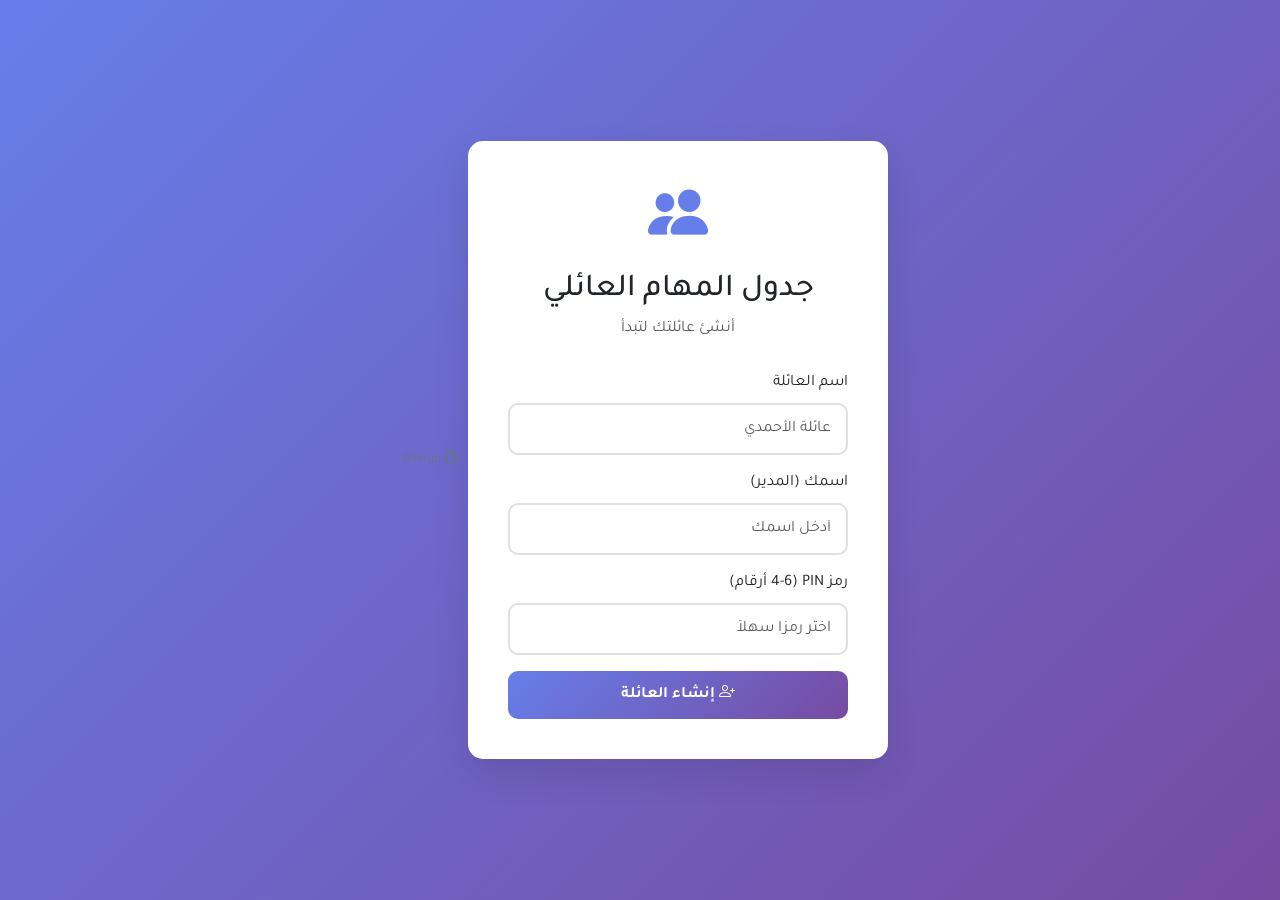
<file: index.html>
<!DOCTYPE html>
<html lang="ar" dir="rtl">
<head>
    <meta charset="UTF-8">
    <meta name="viewport" content="width=device-width, initial-scale=1.0">
    <title>جدول المهام العائلي</title>
    <link rel="manifest" href="manifest.json">
    <meta name="theme-color" content="#667eea">
    <meta name="mobile-web-app-capable" content="yes">
    <meta name="apple-mobile-web-app-capable" content="yes">
    <link rel="icon" href="data:image/svg+xml,<svg xmlns='http://www.w3.org/2000/svg' viewBox='0 0 100 100'><text y='.9em' font-size='90'>📅</text></svg>">
    <link href="app/libs/tajawal.css" rel="stylesheet">
    <link href="app/libs/bootstrap.min.css" rel="stylesheet">
    <link href="app/libs/bootstrap-icons.css" rel="stylesheet">
    <style>
        .page-footer { text-align: center; margin-top: 20px; }
        .page-footer a { color: #64748b; font-size: 0.85rem; text-decoration: none; margin: 0 10px; }
        .page-footer a:hover { color: #667eea; text-decoration: underline; }
        .page-footer .install-link { display: none; }
        body { background: linear-gradient(135deg, #667eea 0%, #764ba2 100%); min-height: 100vh; display: flex; align-items: center; justify-content: center; font-family: 'Tajawal', sans-serif; }
        .auth-container { background: white; border-radius: 15px; box-shadow: 0 15px 35px rgba(0,0,0,0.1); padding: 40px; max-width: 420px; width: 100%; font-family: 'Tajawal', sans-serif; }
        .auth-header { text-align: center; margin-bottom: 30px; }
        .auth-header i { font-size: 60px; color: #667eea; }
        .form-control { border-radius: 10px; border: 2px solid #e0e0e0; padding: 12px 15px; }
        .form-control:focus { border-color: #667eea; box-shadow: 0 0 0 0.2rem rgba(102,126,234,0.25); }
        .btn-auth { background: linear-gradient(135deg, #667eea 0%, #764ba2 100%); border: none; border-radius: 10px; padding: 12px; font-size: 16px; font-weight: bold; width: 100%; color: white; transition: transform 0.3s; font-family: 'Tajawal', sans-serif; }
        .btn-auth:hover { transform: translateY(-2px); color: white; }
        .btn-auth:disabled { opacity: 0.7; transform: none; }
        .form-section { display: none; }
        .form-section.active { display: block; }
        .error-msg { color: #dc3545; text-align: center; margin-top: 10px; display: none; }
        .family-code-box { background: #e8f4fd; border: 2px dashed #0d6efd; border-radius: 10px; padding: 15px; margin: 15px 0; text-align: center; display: none; }
        .family-code { font-size: 28px; font-weight: bold; font-family: monospace; color: #0d6efd; letter-spacing: 5px; direction: ltr; }
        .connection-status { text-align: center; padding: 20px 0; }
        .connection-status .spinner { width: 40px; height: 40px; border: 4px solid #e2e8f0; border-top-color: #667eea; border-radius: 50%; animation: spin 0.8s linear infinite; margin: 0 auto 15px; }
        @keyframes spin { to { transform: rotate(360deg); } }
        .connection-status .step-icon { font-size: 48px; margin-bottom: 15px; }
        .connection-status h5 { margin-bottom: 10px; color: #1e293b; }
        .connection-status p { color: #64748b; font-size: 0.9rem; }
        .connection-step { display: none; }
        .connection-step.active { display: block; }
    </style>
</head>
<body>
    <div class="auth-container">
        <div class="auth-header">
            <i class="bi bi-people-fill"></i>
            <h2 id="pageTitle">جدول المهام العائلي</h2>
            <p class="text-muted" id="pageSubtitle">أنشئ عائلتك لتبدأ</p>
        </div>

        <!-- CREATE FAMILY -->
        <div id="createSection" class="form-section active">
            <form id="createForm">
                <div class="mb-3">
                    <label class="form-label">اسم العائلة</label>
                    <input type="text" class="form-control" id="familyName" placeholder="عائلة الأحمدي" required>
                </div>
                <div class="mb-3">
                    <label class="form-label">اسمك (المدير)</label>
                    <input type="text" class="form-control" id="adminName" placeholder="أدخل اسمك" required>
                </div>
                <div class="mb-3">
                    <label class="form-label">رمز PIN (4-6 أرقام)</label>
                    <input type="password" class="form-control" id="adminPin" placeholder="اختر رمزاً سهلاً" required minlength="4" maxlength="6" inputmode="numeric" pattern="[0-9]*">
                </div>
                <button type="submit" class="btn btn-auth">
                    <i class="bi bi-person-plus"></i> إنشاء العائلة
                </button>
                <div class="error-msg" id="createError"></div>
            </form>

            <!-- Family Code Display -->
            <div class="family-code-box" id="familyCodeBox">
                <p><strong><i class="bi bi-key"></i> رمز عائلتك</strong></p>
                <p class="text-muted"><small>شارك هذا الرمز أو امسح QR من تطبيق العائلة</small></p>
                <div class="family-code" id="familyCodeDisplay"></div>
                <button class="btn btn-sm btn-outline-primary mt-2" onclick="copyFamilyCode()">
                    <i class="bi bi-clipboard"></i> نسخ الرمز
                </button>
                <p class="text-muted mt-3"><small>ادخل إلى التطبيق لتبدأ بإدارة المهام ومشاركة الأجهزة</small></p>
                <button class="btn btn-auth mt-2" onclick="goToApp()">
                    <i class="bi bi-arrow-left"></i> الدخول إلى التطبيق
                </button>
            </div>
        </div>

        <!-- CONNECTION (QR / Share Link) -->
        <div id="connectionSection" class="form-section">
            <div class="connection-status">
                <!-- Step 1: Connecting -->
                <div class="connection-step active" id="connStepConnecting">
                    <div class="step-icon">📱</div>
                    <h5>اتصال بالجهاز المصدر</h5>
                    <div class="spinner"></div>
                    <p>جاري الاتصال بالغرفة...</p>
                </div>

                <!-- Step 2: Device Name -->
                <div class="connection-step" id="connStepName">
                    <div class="step-icon">✅</div>
                    <h5>تم الاتصال بالغرفة</h5>
                    <p class="mb-3">أدخل اسم هذا الجهاز ليتعرف عليه مسؤول العائلة</p>
                    <div class="mb-3">
                        <input type="text" class="form-control" id="connectionDeviceName" placeholder="مثال: تابلت غرفة الجلوس" required>
                    </div>
                    <button class="btn btn-auth" onclick="sendConnectionRequest()" id="btnSendRequest">
                        <i class="bi bi-send"></i> إرسال طلب الانضمام
                    </button>
                    <div class="error-msg" id="connNameError"></div>
                    <div id="connRateLimitMsg" style="display:none;" class="mt-2">
                        <small class="text-muted"><i class="bi bi-clock"></i> يرجى الانتظار قبل المحاولة مرة أخرى</small>
                    </div>
                </div>

                <!-- Step 3: Waiting for Approval -->
                <div class="connection-step" id="connStepWaiting">
                    <div class="step-icon">⏳</div>
                    <h5>في انتظار موافقة المسؤول</h5>
                    <div class="spinner"></div>
                    <p>تم إرسال الطلب، يرجى الانتظار حتى يوافق مسؤول العائلة على الانضمام</p>
                </div>

                <!-- Step 4: Rejected -->
                <div class="connection-step" id="connStepRejected">
                    <div class="step-icon">❌</div>
                    <h5>تم رفض الاتصال</h5>
                    <p>رفض مسؤول العائلة طلب الاتصال. تواصل معه للحصول على الموافقة.</p>
                    <button class="btn btn-auth mt-3" onclick="retryConnection()">
                        <i class="bi bi-arrow-clockwise"></i> إعادة المحاولة
                    </button>
                </div>
            </div>
        </div>
    </div>

    <!-- Page Footer (GitHub + Install) -->
    <div class="page-footer">
        <a href="https://github.com/Alihkhawaher/task-schedule" target="_blank" rel="noopener">
            <i class="bi bi-github"></i> GitHub
        </a>
        <a href="#" class="install-link" id="installLink" onclick="installPWA(); return false;">
            <i class="bi bi-download"></i> تثبيت التطبيق
        </a>
    </div>

    <!-- Libraries -->
    <script src="app/libs/gun.js"></script>
    <script src="app/libs/sweetalert2.all.min.js"></script>
    <script src="app/libs/bootstrap.bundle.min.js"></script>
    <script src="app/libs/trystero-bundle.js"></script>
    <script src="app/p2p.js?v=5"></script>
    <script>
    // Simple hash function (no bcrypt needed for PINs in browser)
    async function hashPin(pin) {
        const encoder = new TextEncoder();
        const data = encoder.encode(pin + 'task-schedule-salt');
        const hashBuffer = await crypto.subtle.digest('SHA-256', data);
        const hashArray = Array.from(new Uint8Array(hashBuffer));
        return hashArray.map(b => b.toString(16).padStart(2, '0')).join('');
    }

    // Gun.js setup — local only (no external peers, Trystero handles P2P sync)
    const gun = Gun({ peers: [], localStorage: true });

    function escapeHtml(t) { if (!t) return ''; const d = document.createElement('div'); d.textContent = String(t); return d.innerHTML; }
    function generateCode(prefix, len) {
        const chars = 'ABCDEFGHJKLMNPQRSTUVWXYZ23456789';
        let code = prefix;
        for (let i = 0; i < len; i++) code += chars[Math.floor(Math.random() * chars.length)];
        return code;
    }
    function generateFamilyCode() { return generateCode('FAM-', 6); }

    // UI Toggles
    function showCreate() {
        document.querySelectorAll('.form-section').forEach(s => s.classList.remove('active'));
        document.getElementById('createSection').classList.add('active');
        document.getElementById('pageTitle').textContent = 'إنشاء عائلة';
        document.getElementById('pageSubtitle').textContent = 'أنشئ عائلتك لتبدأ';
    }

    function showConnection() {
        document.querySelectorAll('.form-section').forEach(s => s.classList.remove('active'));
        document.getElementById('connectionSection').classList.add('active');
        document.getElementById('pageTitle').textContent = 'انضمام للعائلة';
        document.getElementById('pageSubtitle').textContent = 'جاري الاتصال بالجهاز المصدر';
    }

    function showConnectionStep(stepId) {
        document.querySelectorAll('.connection-step').forEach(s => s.classList.remove('active'));
        const step = document.getElementById(stepId);
        if (step) step.classList.add('active');
    }

    function goToApp() { saveSessionToLocalStorage(); window.location.href = 'app/index.html'; }
    function copyFamilyCode() { navigator.clipboard.writeText(document.getElementById('familyCodeDisplay').textContent); Swal.fire({ toast: true, position: 'top-end', icon: 'success', title: 'تم النسخ', showConfirmButton: false, timer: 1500 }); }

    // Generate a cryptographically random room ID (non-reversible, 32 bytes hex)
    function generateRoomId() {
        const array = new Uint8Array(32);
        crypto.getRandomValues(array);
        return Array.from(array).map(b => b.toString(16).padStart(2, '0')).join('');
    }

    // CREATE FAMILY
    document.getElementById('createForm').addEventListener('submit', async (e) => {
        e.preventDefault();
        const name = document.getElementById('familyName').value.trim();
        const adminName = document.getElementById('adminName').value.trim();
        const pin = document.getElementById('adminPin').value.trim();
        const errorEl = document.getElementById('createError');

        errorEl.style.display = 'none';
        if (!/^\d{4,6}$/.test(pin)) { errorEl.textContent = 'PIN يجب أن يكون 4-6 أرقام'; errorEl.style.display = 'block'; return; }

        const familyCode = generateFamilyCode();
        const roomId = generateRoomId(); // Random, non-reversible room ID
        const pinHash = await hashPin(pin);

        // Store family
        gun.get('families').get(familyCode).put({
            familyName: name,
            adminName: adminName,
            createdAt: Date.now()
        });

        // Store admin as first member
        const memberId = adminName.toLowerCase().replace(/\s+/g, '_');
        gun.get('families').get(familyCode).get('members').get(memberId).put({
            name: adminName,
            pinHash: pinHash,
            role: 'admin',
            createdAt: Date.now()
        });

        // Store random room ID in localStorage (this device only)
        localStorage.setItem('taskSchedule_roomId_' + familyCode, roomId);

        // Store session
        sessionStorage.setItem('familyCode', familyCode);
        sessionStorage.setItem('memberName', adminName);
        sessionStorage.setItem('familyName', name);

        // Show codes
        document.getElementById('createForm').style.display = 'none';
        document.getElementById('familyCodeBox').style.display = 'block';
        document.getElementById('familyCodeDisplay').textContent = familyCode;
    });

    // ==================== P2P CONNECTION HANDLING ====================

    // State
    let p2pConnected = false;
    let receivedFamilyData = null;
    let connectionAttempts = 0;
    const MAX_CONNECTION_ATTEMPTS = 3;
    let lastJoinRequestTime = 0;
    const JOIN_REQUEST_COOLDOWN = 10000; // 10 seconds

    // Check for ?join= and ?room= parameters (from share link)
    (function checkJoinParam() {
        const urlParams = new URLSearchParams(window.location.search);
        const joinCode = urlParams.get('join');
        const roomParam = urlParams.get('room');
        if (joinCode) {
            // Store the random room ID from the share link
            if (roomParam) {
                localStorage.setItem('taskSchedule_roomId_' + joinCode, roomParam);
            }
            // Show connection section (not login form)
            showConnection();
            // Initialize P2P with this family code for approval flow
            initP2PConnection(joinCode);
            // Clean URL (remove join and room params)
            window.history.replaceState({}, '', window.location.pathname);
        }
    })();

    // Initialize P2P and send join-request (approval flow)
    function initP2PConnection(roomCode) {
        if (!roomCode) return;
        if (typeof P2P === 'undefined') return;

        // Check if we have the room ID stored
        const storedRoomId = localStorage.getItem('taskSchedule_roomId_' + roomCode);
        if (!storedRoomId) {
            console.log('[Login] No room ID stored for:', roomCode, '— cannot join P2P room');
            document.getElementById('pageSubtitle').textContent = 'لا يمكن الاتصال — يرجى استخدام رابط المشاركة مرة أخرى';
            return;
        }

        // Show connecting state
        showConnectionStep('connStepConnecting');

        P2P.init({
            familyCode: roomCode,
            onMessage: function(peerId, message) {
                // Handle approval — admin approved us
                if (message.type === 'connection-approved') {
                    console.log('[Login] Approved by admin, waiting for data...');
                    p2pConnected = true;
                    // Show downloading state
                    showConnectionStep('connStepWaiting');
                    document.getElementById('pageSubtitle').textContent = 'تمت الموافقة! جاري تحميل البيانات...';
                    // If family data doesn't arrive within 3s, request it explicitly
                    // This handles mobile WebRTC timing issues
                    if (!receivedFamilyData) {
                        let dataRetryCount = 0;
                        const dataRetryInterval = setInterval(() => {
                            dataRetryCount++;
                            if (receivedFamilyData) {
                                clearInterval(dataRetryInterval);
                                return;
                            }
                            if (dataRetryCount > 5) {
                                clearInterval(dataRetryInterval);
                                console.log('[Login] No data after retries, giving up');
                                return;
                            }
                            console.log('[Login] Data not received yet, requesting... (attempt ' + dataRetryCount + ')');
                            if (typeof P2P !== 'undefined' && P2P.actions.request) {
                                P2P.requestFamilyData(peerId);
                            }
                        }, 3000);
                    }
                }
                // Handle rejection — admin rejected us
                if (message.type === 'connection-rejected') {
                    console.log('[Login] Rejected by admin');
                    showConnectionStep('connStepRejected');
                }
                // Handle family data sync
                if (message.type === 'family-sync') {
                    console.log('[Login] Family data received');
                    receivedFamilyData = message;
                    handleFamilyDataReceived(message);
                }
            },
            onPeerJoin: function(peerId) {
                console.log('[Login] Peer connected, showing device name input...');
                p2pConnected = true;
                // Show device name input step
                showConnectionStep('connStepName');
                document.getElementById('pageSubtitle').textContent = 'تم الاتصال بالغرفة — أدخل اسم جهازك';
            },
            onPeerLeave: function(peerId) {
                p2pConnected = false;
            }
        });
    }

    // Send connection request (after user enters device name)
    function sendConnectionRequest() {
        const deviceName = document.getElementById('connectionDeviceName').value.trim();
        const errorEl = document.getElementById('connNameError');

        errorEl.style.display = 'none';

        if (!deviceName) {
            errorEl.textContent = 'يرجى إدخال اسم الجهاز';
            errorEl.style.display = 'block';
            return;
        }

        // Rate limit check
        const now = Date.now();
        if (connectionAttempts >= MAX_CONNECTION_ATTEMPTS) {
            errorEl.textContent = 'تم تجاوز عدد المحاولات. يرجى تحديث الصفحة والمحاولة مرة أخرى.';
            errorEl.style.display = 'block';
            document.getElementById('btnSendRequest').disabled = true;
            return;
        }

        if (now - lastJoinRequestTime < JOIN_REQUEST_COOLDOWN) {
            const remaining = Math.ceil((JOIN_REQUEST_COOLDOWN - (now - lastJoinRequestTime)) / 1000);
            document.getElementById('connRateLimitMsg').style.display = 'block';
            document.getElementById('connRateLimitMsg').querySelector('small').textContent = `يرجى الانتظار ${remaining} ثانية قبل المحاولة مرة أخرى`;
            return;
        }

        // Store device name and send request
        if (typeof P2P !== 'undefined') {
            P2P.setDeviceName(deviceName);
        }

        connectionAttempts++;
        lastJoinRequestTime = now;

        // Send join request
        if (typeof P2P !== 'undefined') {
            P2P.sendJoinRequest(deviceName);
        }

        // Show waiting state
        showConnectionStep('connStepWaiting');
        document.getElementById('pageSubtitle').textContent = 'في انتظار موافقة المسؤول';
    }

    // Retry connection after rejection
    function retryConnection() {
        showConnectionStep('connStepName');
        document.getElementById('pageSubtitle').textContent = 'أدخل اسم جهازك';
    }

    function handleFamilyDataReceived(data) {
        if (data.familyCode && data.members && Object.keys(data.members).length > 0) {
            // Store family data to localStorage
            const storageKey = 'taskSchedule_' + data.familyCode;
            const existing = localStorage.getItem(storageKey);
            let localData = existing ? JSON.parse(existing) : { users: {}, tasks: {}, completions: {}, timestamp: Date.now() };

            // Merge members
            if (data.members) {
                Object.entries(data.members).forEach(([id, member]) => {
                    localData.users[id] = member;
                });
            }
            // Merge tasks
            if (data.tasks) {
                Object.entries(data.tasks).forEach(([id, task]) => {
                    if (!localData.tasks[id] || task.createdAt > (localData.tasks[id].createdAt || 0)) {
                        localData.tasks[id] = task;
                    }
                });
            }
            // Merge completions
            if (data.completions) {
                Object.entries(data.completions).forEach(([id, comp]) => {
                    if (!localData.completions[id] || comp.timestamp > (localData.completions[id].timestamp || 0)) {
                        localData.completions[id] = comp;
                    }
                });
            }
            localData.timestamp = Date.now();
            localStorage.setItem(storageKey, JSON.stringify(localData));

            // Save reward config if included
            if (data.rewardConfig) {
                localStorage.setItem('taskSchedule_rewardConfig_' + data.familyCode, JSON.stringify(data.rewardConfig));
            }

            // Set session — memberName is device name (shared tablet, no login)
            const deviceName = (typeof P2P !== 'undefined' && P2P.getDeviceName()) || 'shared-device';
            sessionStorage.setItem('familyCode', data.familyCode);
            sessionStorage.setItem('memberName', deviceName);
            sessionStorage.setItem('familyName', data.familyName || '');
            saveSessionToLocalStorage();

            // Auto-redirect to main app
            window.location.href = 'app/index.html';
        }
    }

    // ==================== PWA INSTALL ====================
    let deferredPrompt = null;
    window.addEventListener('beforeinstallprompt', (e) => {
        e.preventDefault();
        deferredPrompt = e;
        document.getElementById('installLink').style.display = 'inline';
    });

    function installPWA() {
        if (!deferredPrompt) return;
        deferredPrompt.prompt();
        deferredPrompt.userChoice.then((result) => {
            if (result.outcome === 'accepted') {
                document.getElementById('installLink').style.display = 'none';
            }
            deferredPrompt = null;
        });
    }

    window.addEventListener('appinstalled', () => {
        document.getElementById('installLink').style.display = 'none';
        deferredPrompt = null;
    });

    // Save session to localStorage for PWA persistence
    function saveSessionToLocalStorage() {
        const code = sessionStorage.getItem('familyCode');
        const name = sessionStorage.getItem('memberName');
        const fname = sessionStorage.getItem('familyName');
        if (code && name) {
            localStorage.setItem('taskSchedule_lastSession', JSON.stringify({
                familyCode: code,
                memberName: name,
                familyName: fname || '',
                timestamp: Date.now()
            }));
        }
    }

    // Check if already logged in — restore from localStorage if sessionStorage is empty
    (function() {
        let code = sessionStorage.getItem('familyCode');
        let name = sessionStorage.getItem('memberName');
        if (!code) {
            // Try to restore from localStorage (PWA, new tab, browser restart)
            try {
                const stored = localStorage.getItem('taskSchedule_lastSession');
                if (stored) {
                    const session = JSON.parse(stored);
                    if (session.familyCode && session.memberName) {
                        sessionStorage.setItem('familyCode', session.familyCode);
                        sessionStorage.setItem('memberName', session.memberName);
                        sessionStorage.setItem('familyName', session.familyName || '');
                        code = session.familyCode;
                        name = session.memberName;
                    }
                }
            } catch (e) {}
        }
        if (code && name) {
            window.location.href = 'app/index.html';
        }
    })();
    </script>
</body>
</html>
</file>
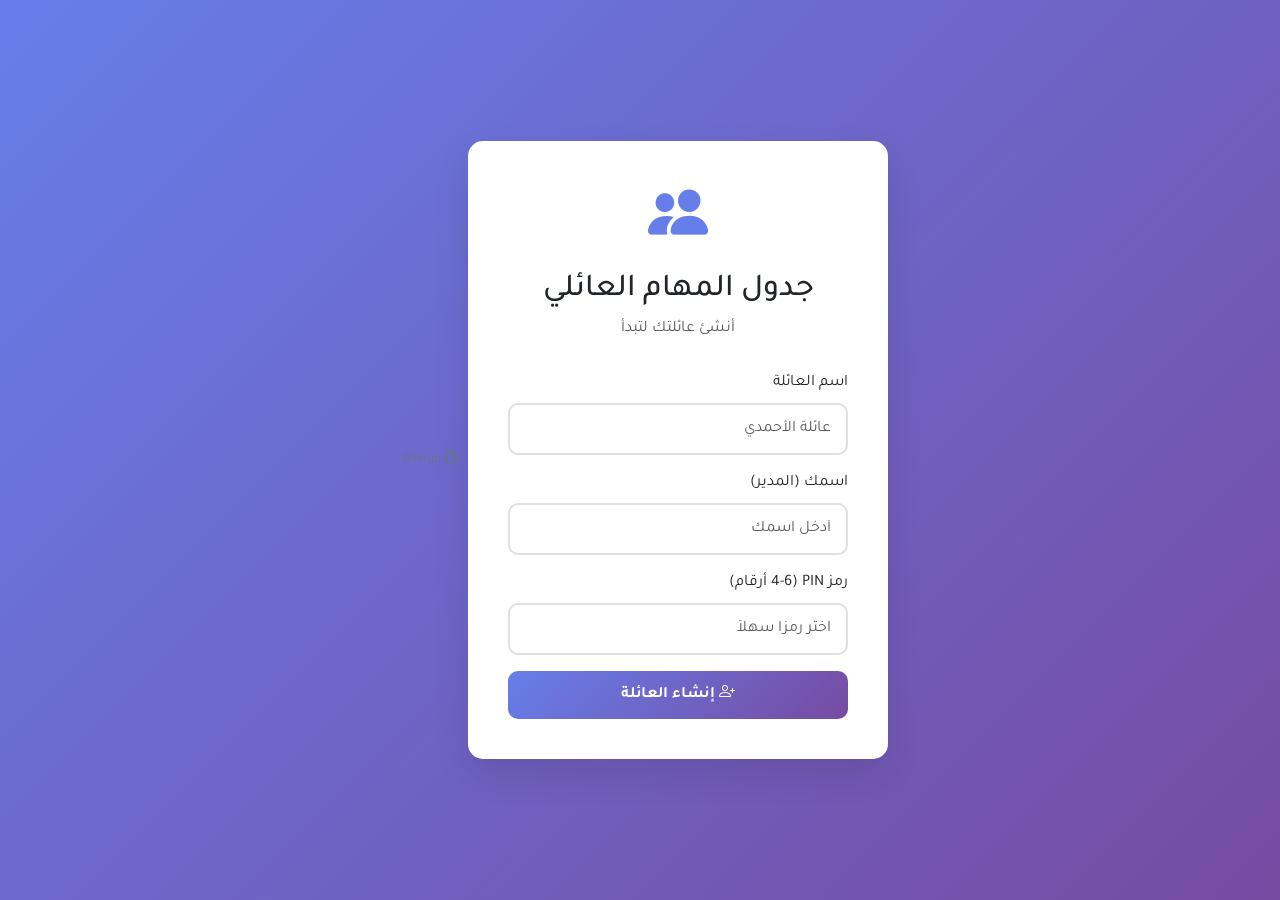
<file: app/index.html>
<!DOCTYPE html>
<html lang="ar" dir="rtl">
<head>
    <meta charset="UTF-8">
    <meta name="viewport" content="width=device-width, initial-scale=1.0">
    <title>المهام العائلية</title>
    <link rel="manifest" href="../manifest.json">
    <meta name="theme-color" content="#6366f1">
    <link href="libs/tajawal.css" rel="stylesheet">
    <link href="libs/bootstrap.min.css" rel="stylesheet">
    <link href="libs/bootstrap-icons.css" rel="stylesheet">
    <link href="styles.css" rel="stylesheet">
    <style>
        .header-extra-link { color: rgba(255,255,255,0.7); text-decoration: none; font-size: 0.8rem; margin-left: 8px; }
        .header-extra-link:hover { color: white; }
        .join-request-card { background: #fef3c7; border: 1px solid #fcd34d; border-radius: 10px; padding: 12px; margin-bottom: 8px; }
        .join-request-card .request-info { font-weight: 600; }
        .join-request-card .request-time { color: #94a3b8; font-size: 0.8rem; }
        .join-requests-badge { position: absolute; top: -4px; right: -4px; width: 18px; height: 18px; border-radius: 50%; background: #ef4444; color: white; font-size: 0.7rem; display: flex; align-items: center; justify-content: center; display: none; }
    </style>
</head>
<body>
    <!-- ==================== MAIN CALENDAR VIEW ==================== -->
    <div class="dashboard-container" id="mainView">
        <header class="dashboard-header">
            <div class="header-content">
                <div class="header-left">
                    <h1><i class="bi bi-calendar-check"></i> جدول المهام العائلي</h1>
                    <div id="syncIndicator" class="sync-indicator"><span class="sync-dot" title="متصل"></span></div>
                </div>
                <div class="header-right">
                    <button class="btn btn-outline-light btn-sm ms-2 event-btn" onclick="openEventForm()" title="إضافة مناسبة">
                        <i class="bi bi-calendar-event"></i>
                    </button>
                    <button class="btn btn-outline-light btn-sm ms-2" id="btnOpenSettings" title="الإعدادات" style="position:relative;">
                        <i class="bi bi-gear"></i>
                        <span class="join-requests-badge" id="joinRequestsBadge">0</span>
                    </button>
                    <button class="btn btn-outline-light btn-sm ms-1" onclick="logout()" title="تسجيل الخروج">
                        <i class="bi bi-box-arrow-left"></i>
                    </button>
                    <a href="https://github.com/Alihkhawaher/task-schedule" target="_blank" rel="noopener" class="header-extra-link" title="GitHub"><i class="bi bi-github"></i></a>
                    <a href="#" class="header-extra-link" id="installHeaderLink" style="display:none;" onclick="installPWA(); return false;" title="تثبيت التطبيق"><i class="bi bi-download"></i></a>
                </div>
            </div>
        </header>

        <div class="dashboard-content">
            <!-- TOOLBAR -->
            <div class="cal-toolbar">
                <div class="nav-group">
                    <button class="nav-btn" id="btnPrev" title="السابق"><i class="bi bi-chevron-right"></i></button>
                    <div class="period-label" id="periodLabel"></div>
                    <button class="nav-btn" id="btnNext" title="التالي"><i class="bi bi-chevron-left"></i></button>
                    <button class="nav-btn nav-btn-today" id="btnToday" title="اليوم">اليوم</button>
                </div>
                <div class="view-toggle">
                    <button id="btnMonth" class="active">شهر</button>
                    <button id="btnWeek">أسبوع</button>
                </div>
            </div>

            <!-- COLOR LEGEND -->
            <div class="color-legend">
                <span class="color-legend-label">لون الأفاتار = نسبة إنجاز المستخدم لليوم:</span>
                <div class="legend-item"><span class="legend-dot" style="background:#10b981"></span> 100%</div>
                <div class="legend-item"><span class="legend-dot" style="background:#34d399"></span> 80%+</div>
                <div class="legend-item"><span class="legend-dot" style="background:#fbbf24"></span> 60%+</div>
                <div class="legend-item"><span class="legend-dot" style="background:#f97316"></span> 40%+</div>
                <div class="legend-item"><span class="legend-dot" style="background:#ef4444"></span> أقل من 40%</div>
                <div class="legend-item"><span class="legend-dot" style="background:white;border:1.5px dashed #cbd5e1"></span> لا مهام</div>
                <span style="width:1px;height:16px;background:var(--border);margin:0 4px;"></span>
                <div class="legend-item"><i class="bi bi-calendar-event" style="color:#f59e0b;font-size:0.8rem;"></i> مناسبة</div>
            </div>

            <!-- MONTH VIEW -->
            <div class="cal-view active" id="viewMonth">
                <div class="cal-card">
                    <div class="month-grid" id="monthGrid"></div>
                </div>
            </div>

            <!-- WEEK VIEW -->
            <div class="cal-view" id="viewWeek">
                <div class="cal-card">
                    <div class="week-scroll">
                        <div class="week-grid" id="weekGrid"></div>
                    </div>
                </div>
            </div>
        </div>
    </div>

    <!-- ==================== OVERLAY ==================== -->
    <div class="panel-overlay" id="panelOverlay" onclick="closePanels()"></div>

    <!-- DAY DETAIL PANEL -->
    <div class="slide-panel" id="dayPanel">
        <div class="panel-header">
            <div class="panel-title" id="dayPanelTitle"></div>
            <button class="panel-close" onclick="closePanels()"><i class="bi bi-x-lg"></i></button>
        </div>
        <div class="panel-body" id="dayPanelBody"></div>
    </div>

    <!-- USER DASHBOARD PANEL -->
    <div class="slide-panel" id="userPanel">
        <div class="panel-header">
            <div class="panel-title">لوحة المستخدم</div>
            <button class="panel-close" onclick="closePanels()"><i class="bi bi-x-lg"></i></button>
        </div>
        <div class="panel-body" id="userPanelBody"></div>
    </div>

    <!-- ==================== SETTINGS OVERLAY ==================== -->
    <div class="settings-overlay" id="settingsOverlay">
        <div class="settings-panel">
            <header class="settings-header">
                <button class="btn btn-link settings-back" id="btnCloseSettings">
                    <i class="bi bi-x-lg"></i>
                </button>
                <h3 class="settings-title">الإعدادات</h3>
            </header>

            <div class="settings-body">
                <!-- User Management -->
                <div class="settings-section" id="userManagement">
                    <h3><i class="bi bi-people"></i> إدارة المستخدمين</h3>
                    <p class="text-muted mb-3"><i class="bi bi-info-circle"></i> الرمز الشخصي (PIN) يتحقق من هوية كل فرد عند تسجيل المهام</p>
                    <div class="row g-2">
                        <div class="col-12 col-md-5"><input type="text" class="form-control" id="userName" placeholder="اسم المستخدم"></div>
                        <div class="col-12 col-md-3"><input type="password" class="form-control" id="userPin" placeholder="PIN (4-6 أرقام)" maxlength="6" inputmode="numeric"></div>
                        <div class="col-12 col-md-4"><button class="btn btn-primary w-100" onclick="addUser()"><i class="bi bi-plus-circle"></i> إضافة مستخدم</button></div>
                    </div>
                    <div class="table-responsive mt-3">
                        <table class="table table-striped"><thead><tr><th>الاسم</th><th>الرمز</th><th>الإجراءات</th></tr></thead><tbody id="usersTable"></tbody></table>
                    </div>
                </div>

                <!-- Task Management (per-user) -->
                <div class="settings-section" id="taskManagement">
                    <h3><i class="bi bi-list-task"></i> إدارة المهام</h3>
                    <p class="text-muted mb-3"><i class="bi bi-info-circle"></i> كل مهمة تُسند لمستخدم واحد مع تاريخ بداية ونهاية وأيام التكرار</p>
                    <div class="row g-2">
                        <div class="col-12 col-md-6">
                            <label class="form-label">اسم المهمة</label>
                            <input type="text" class="form-control" id="taskName" placeholder="اسم المهمة">
                        </div>
                        <div class="col-6 col-md-3">
                            <label class="form-label">اللون</label>
                            <input type="color" class="form-control form-control-color" id="taskColor" value="#6366f1">
                        </div>
                        <div class="col-6 col-md-3">
                            <label class="form-label">المستخدم</label>
                            <select class="form-select" id="taskUserId"></select>
                        </div>
                        <div class="col-6 col-md-3">
                            <label class="form-label">تاريخ البداية</label>
                            <input type="date" class="form-control" id="taskStartDate">
                        </div>
                        <div class="col-6 col-md-3">
                            <label class="form-label">تاريخ النهاية <small class="text-muted">(اختياري)</small></label>
                            <input type="date" class="form-control" id="taskEndDate">
                        </div>
                        <div class="col-12">
                            <label class="form-label">أيام التكرار</label>
                            <div class="dow-picker" id="taskDaysPicker">
                                <button class="dow-pick" data-day="0">أحد</button>
                                <button class="dow-pick" data-day="1">اثنين</button>
                                <button class="dow-pick" data-day="2">ثلاثاء</button>
                                <button class="dow-pick" data-day="3">أربعاء</button>
                                <button class="dow-pick" data-day="4">خميس</button>
                                <button class="dow-pick" data-day="5">جمعة</button>
                                <button class="dow-pick" data-day="6">سبت</button>
                            </div>
                        </div>
                        <div class="col-12">
                            <button class="btn btn-primary" onclick="addTask()"><i class="bi bi-plus-circle"></i> إضافة مهمة</button>
                        </div>
                    </div>
                    <div class="table-responsive mt-3">
                        <table class="table table-striped"><thead><tr><th>المستخدم</th><th>المهمة</th><th>النطاق</th><th>الأيام</th><th>الإجراءات</th></tr></thead><tbody id="tasksTable"></tbody></table>
                    </div>
                </div>

                <!-- Event Management (no PIN) -->
                <div class="settings-section" id="eventManagement">
                    <h3><i class="bi bi-calendar-event"></i> إدارة المناسبات</h3>
                    <p class="text-muted mb-3"><i class="bi bi-info-circle"></i> المناسبات لا تتطلب PIN — أي شخص يمكنه إضافتها أو حذفها</p>
                    <div class="table-responsive">
                        <table class="table table-striped"><thead><tr><th>المناسبة</th><th>التاريخ</th><th>المستخدمين</th><th>التكرار</th><th>الإجراءات</th></tr></thead><tbody id="eventsTable"></tbody></table>
                    </div>
                </div>

                <!-- Share Device + Connection Requests -->
                <div class="settings-section" id="shareDeviceSection">
                    <h3><i class="bi bi-qr-code"></i> مشاركة الجهاز</h3>
                    <div id="shareRoomStatus"></div>
                    <div id="shareQRCode" class="text-center mb-3" style="max-width:250px;margin:0 auto;"></div>
                    <div class="input-group mb-3">
                        <input type="text" class="form-control" id="shareLink" readonly style="direction:ltr;text-align:left;font-size:0.8rem;">
                        <button class="btn btn-outline-primary" onclick="copyShareLink()"><i class="bi bi-clipboard"></i></button>
                        <button class="btn btn-outline-success" onclick="shareViaWhatsApp()"><i class="bi bi-whatsapp"></i></button>
                    </div>

                    <h6 class="mt-4 mb-2"><i class="bi bi-person-plus"></i> طلبات الانضمام</h6>
                    <div id="joinRequestsList">
                        <p class="text-muted"><small>لا توجد طلبات حالياً</small></p>
                    </div>
                </div>

                <!-- Device Name & Connected Devices -->
                <div class="settings-section">
                    <h3><i class="bi bi-phone"></i> الأجهزة المتصلة</h3>
                    <div class="row g-2 mb-3">
                        <div class="col-12 col-md-8">
                            <input type="text" class="form-control" id="deviceNameInput" placeholder="اسم هذا الجهاز (مثال: تابلت غرفة الجلوس)">
                        </div>
                        <div class="col-12 col-md-4">
                            <button class="btn btn-primary w-100" onclick="saveDeviceName()"><i class="bi bi-check-lg"></i> حفظ الاسم</button>
                        </div>
                        <div class="col-12"><small class="text-muted">يظهر للأجهزة الأخرى عند الاتصال</small></div>
                    </div>
                    <div id="connectedDevicesList">
                        <p class="text-muted">جاري تحميل الأجهزة...</p>
                    </div>
                </div>

                <!-- Schedule Settings -->
                <div class="settings-section">
                    <h3><i class="bi bi-sliders"></i> إعدادات الجدول</h3>
                    <div class="row g-2">
                        <div class="col-12 col-md-6">
                            <label for="gracePeriod" class="form-label">فترة صلاحية PIN (دقائق)</label>
                            <input type="number" class="form-control" id="gracePeriod" min="1" max="10" value="1">
                            <small class="text-muted">بعد إدخال PIN، لن يُطلب مرة أخرى خلال هذه الفترة</small>
                        </div>
                        <div class="col-12 col-md-6">
                            <label for="startDate" class="form-label">تاريخ بداية الجدول</label>
                            <input type="date" class="form-control" id="startDate">
                            <small class="text-muted">الأيام قبل هذا التاريخ لن تُحسب في الإحصائيات</small>
                        </div>
                    </div>
                    <button class="btn btn-primary mt-3" onclick="saveScheduleSettings()">
                        <i class="bi bi-save"></i> حفظ الإعدادات
                    </button>
                </div>

                <!-- Data Management -->
                <div class="settings-section">
                    <h3><i class="bi bi-database"></i> إدارة البيانات</h3>
                    <div class="d-flex gap-2 flex-wrap">
                        <button class="btn btn-primary" onclick="exportData()">
                            <i class="bi bi-download"></i> تصدير البيانات
                        </button>
                        <label class="btn btn-outline-primary mb-0" style="cursor:pointer;">
                            <i class="bi bi-upload"></i> استيراد البيانات
                            <input type="file" accept=".json" style="display:none;" onchange="importData(event)">
                        </label>
                        <button class="btn btn-danger" onclick="resetData()">
                            <i class="bi bi-arrow-clockwise"></i> إعادة تعيين
                        </button>
                    </div>
                    <small class="text-muted d-block mt-2">تصدير/استيراد جميع البيانات (المستخدمين، المهام، التقييمات)</small>
                </div>
            </div>
        </div>
        <div class="settings-backdrop" id="settingsBackdrop"></div>
    </div>

    <!-- ==================== EVENT FORM MODAL ==================== -->
    <div class="modal-overlay" id="eventModal">
        <div class="modal-card">
            <div class="modal-card-header">
                <h5 style="margin:0;display:flex;align-items:center;gap:8px;"><i class="bi bi-calendar-event" style="color:#f59e0b;"></i> مناسبة جديدة</h5>
                <button class="panel-close" onclick="closeEventForm()"><i class="bi bi-x-lg"></i></button>
            </div>
            <div class="modal-card-body">
                <div style="margin-bottom:12px;">
                    <span class="no-pin-badge"><i class="bi bi-unlock"></i> لا يتطلب PIN — أي شخص يمكنه الإضافة</span>
                </div>
                <div class="mb-3">
                    <label class="form-label">اسم المناسبة</label>
                    <input type="text" class="form-control" id="eventName" placeholder="مثال: رحلة عائلية، موعد طبيب">
                </div>
                <div class="row g-2 mb-3">
                    <div class="col-6">
                        <label class="form-label">التاريخ</label>
                        <input type="date" class="form-control" id="eventDate">
                    </div>
                    <div class="col-6">
                        <label class="form-label">الوقت <small class="text-muted">(اختياري)</small></label>
                        <input type="time" class="form-control" id="eventTime">
                    </div>
                </div>
                <div class="mb-3">
                    <label class="form-label">المستخدمين</label>
                    <div class="user-multi-pick" id="eventUserPicker"></div>
                </div>
                <div class="mb-3">
                    <label class="form-label">التكرار</label>
                    <select class="form-select" id="eventRepeat" onchange="toggleEventRepeatEnd()">
                        <option value="none">بدون تكرار</option>
                        <option value="daily">يومي</option>
                        <option value="weekly">أسبوعي</option>
                        <option value="monthly">شهري</option>
                        <option value="yearly">سنوي</option>
                    </select>
                </div>
                <div class="mb-3" id="eventRepeatEndGroup" style="display:none;">
                    <label class="form-label">تاريخ نهاية التكرار <small class="text-muted">(اختياري)</small></label>
                    <input type="date" class="form-control" id="eventRepeatEnd">
                </div>
                <div class="mb-3">
                    <label class="form-label">اللون</label>
                    <input type="color" class="form-control form-control-color" id="eventColor" value="#f59e0b" style="width:60px;height:36px;">
                </div>
            </div>
            <div class="modal-card-footer">
                <button class="btn btn-light" onclick="closeEventForm()">إلغاء</button>
                <button class="btn btn-warning" onclick="saveEvent()"><i class="bi bi-check-lg"></i> حفظ المناسبة</button>
            </div>
        </div>
    </div>

    <!-- Libraries -->
    <script src="libs/bootstrap.bundle.min.js"></script>
    <script src="libs/jquery-3.7.0.min.js"></script>
    <script src="libs/moment.min.js"></script>
    <script src="libs/moment-ar.min.js"></script>
    <script src="libs/gun.js"></script>
    <script src="libs/sweetalert2.all.min.js"></script>
    <script src="libs/qrcode.min.js"></script>
    <script src="libs/trystero-bundle.js"></script>
    <script src="p2p.js?v=6"></script>
    <script src="app.js?v=13"></script>
    <script src="config.js?v=13"></script>
    <!-- PWA Install -->
    <script>
    let deferredPrompt = null;
    window.addEventListener('beforeinstallprompt', (e) => {
        e.preventDefault();
        deferredPrompt = e;
        document.getElementById('installHeaderLink').style.display = 'inline';
    });
    function installPWA() {
        if (!deferredPrompt) return;
        deferredPrompt.prompt();
        deferredPrompt.userChoice.then((result) => {
            if (result.outcome === 'accepted') {
                document.getElementById('installHeaderLink').style.display = 'none';
            }
            deferredPrompt = null;
        });
    }
    window.addEventListener('appinstalled', () => {
        document.getElementById('installHeaderLink').style.display = 'none';
        deferredPrompt = null;
    });
    </script>
</body>
</html>
</file>
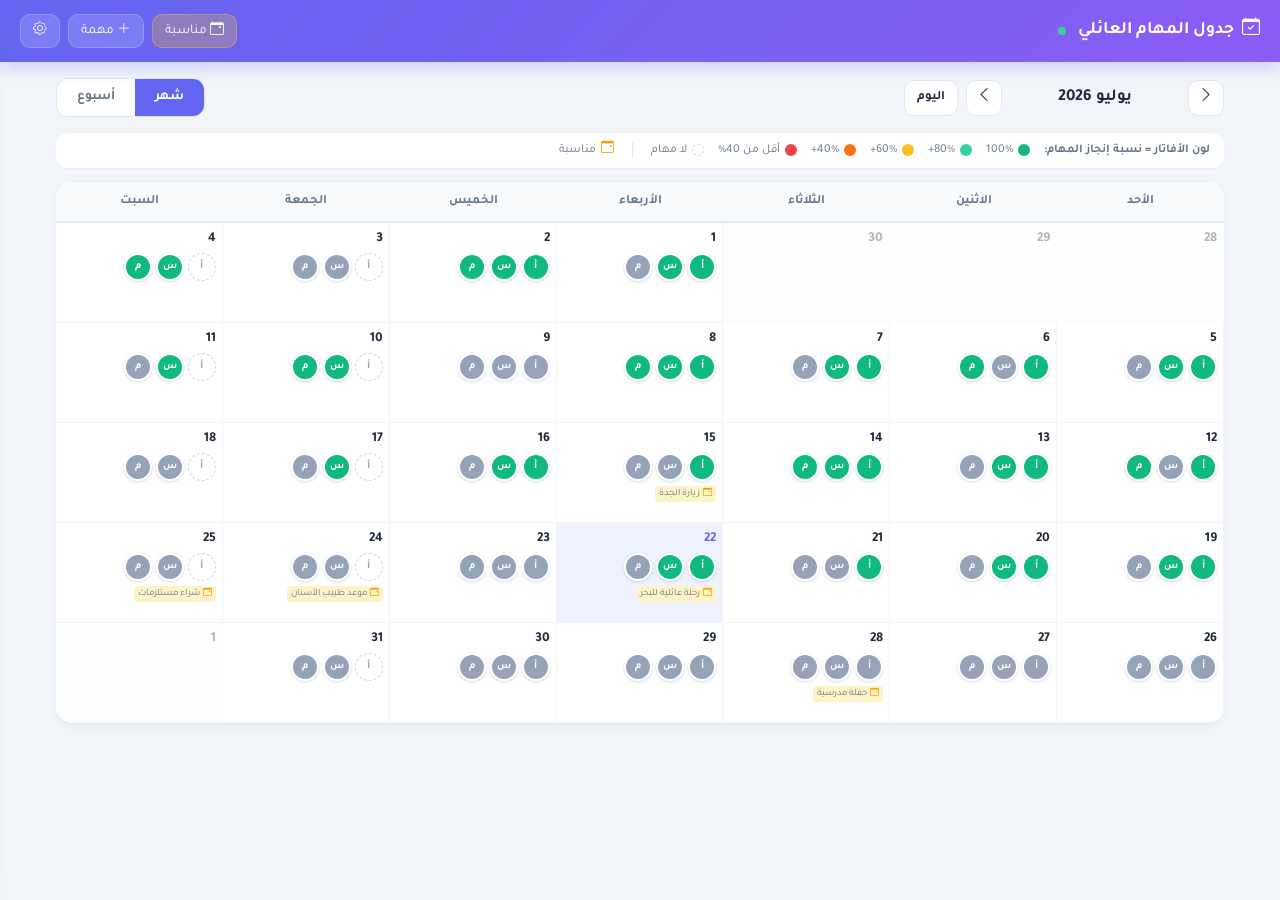
<file: mockup/calendar-events.html>
<!DOCTYPE html>
<html lang="ar" dir="rtl">
<head>
    <meta charset="UTF-8">
    <meta name="viewport" content="width=device-width, initial-scale=1.0">
    <title>Mockup — التقويم مع المناسبات (Events)</title>
    <link href="../app/libs/tajawal.css" rel="stylesheet">
    <link href="../app/libs/bootstrap.min.css" rel="stylesheet">
    <link href="../app/libs/bootstrap-icons.css" rel="stylesheet">
    <style>
        :root {
            --primary: #6366f1;
            --primary-light: #818cf8;
            --primary-dark: #4f46e5;
            --success: #10b981;
            --warning: #f59e0b;
            --danger: #ef4444;
            --event-color: #8b5cf6;
            --bg: #f1f5f9;
            --card: #ffffff;
            --text: #1e293b;
            --text-muted: #64748b;
            --border: #e2e8f0;
        }
        * { box-sizing: border-box; }
        body {
            margin: 0;
            font-family: 'Tajawal', sans-serif;
            background: var(--bg);
            color: var(--text);
        }

        /* ========== HEADER ========== */
        .app-header {
            background: linear-gradient(135deg, var(--primary) 0%, #8b5cf6 100%);
            color: white;
            padding: 14px 20px;
            display: flex;
            justify-content: space-between;
            align-items: center;
            position: sticky;
            top: 0;
            z-index: 100;
            box-shadow: 0 4px 20px rgba(99, 102, 241, 0.3);
        }
        .header-right { display: flex; align-items: center; gap: 12px; }
        .header-title { font-size: 1.1rem; font-weight: 700; display: flex; align-items: center; gap: 8px; }
        .header-left { display: flex; align-items: center; gap: 8px; }
        .sync-dot { width: 8px; height: 8px; background: #34d399; border-radius: 50%; display: inline-block; animation: pulse 2s infinite; }
        @keyframes pulse { 0%, 100% { opacity: 1; } 50% { opacity: 0.4; } }
        .header-btn {
            background: rgba(255,255,255,0.15);
            border: 1px solid rgba(255,255,255,0.2);
            color: white;
            border-radius: 10px;
            padding: 6px 12px;
            font-size: 0.85rem;
            cursor: pointer;
            transition: all 0.2s;
            font-family: 'Tajawal', sans-serif;
        }
        .header-btn:hover { background: rgba(255,255,255,0.25); }
        .header-btn.event-btn { background: rgba(251, 191, 36, 0.25); border-color: rgba(251, 191, 36, 0.4); }
        .header-btn.event-btn:hover { background: rgba(251, 191, 36, 0.4); }

        .content { padding: 16px; max-width: 1200px; margin: 0 auto; }

        /* ========== TOOLBAR ========== */
        .toolbar {
            display: flex;
            justify-content: space-between;
            align-items: center;
            margin-bottom: 16px;
            flex-wrap: wrap;
            gap: 10px;
        }
        .nav-group { display: flex; align-items: center; gap: 8px; }
        .nav-btn {
            background: var(--card);
            border: 1px solid var(--border);
            border-radius: 10px;
            width: 36px;
            height: 36px;
            display: flex;
            align-items: center;
            justify-content: center;
            cursor: pointer;
            color: var(--text);
            transition: all 0.2s;
        }
        .nav-btn:hover { border-color: var(--primary); color: var(--primary); }
        .period-label { font-size: 1.05rem; font-weight: 700; min-width: 170px; text-align: center; }
        .view-toggle {
            display: flex;
            background: var(--card);
            border: 1px solid var(--border);
            border-radius: 12px;
            overflow: hidden;
        }
        .view-toggle button {
            border: none;
            background: transparent;
            padding: 8px 20px;
            font-family: 'Tajawal', sans-serif;
            font-size: 0.85rem;
            font-weight: 600;
            color: var(--text-muted);
            cursor: pointer;
            transition: all 0.2s;
        }
        .view-toggle button.active { background: var(--primary); color: white; }

        /* ========== COLOR LEGEND ========== */
        .color-legend {
            display: flex;
            gap: 14px;
            margin-bottom: 14px;
            flex-wrap: wrap;
            padding: 8px 14px;
            background: var(--card);
            border-radius: 12px;
            box-shadow: 0 1px 3px rgba(0,0,0,0.04);
            font-size: 0.75rem;
            color: var(--text-muted);
            align-items: center;
        }
        .legend-item { display: flex; align-items: center; gap: 5px; }
        .legend-dot { width: 12px; height: 12px; border-radius: 50%; }
        .legend-separator { width: 1px; height: 16px; background: var(--border); margin: 0 4px; }

        /* ========== MONTH VIEW ========== */
        .cal-card {
            background: var(--card);
            border-radius: 16px;
            box-shadow: 0 1px 3px rgba(0,0,0,0.04), 0 4px 12px rgba(0,0,0,0.03);
            overflow: hidden;
        }
        .month-grid { display: grid; grid-template-columns: repeat(7, 1fr); }
        .month-grid .dow {
            background: #f8fafc;
            padding: 10px 6px;
            text-align: center;
            font-size: 0.8rem;
            font-weight: 700;
            color: var(--text-muted);
            border-bottom: 2px solid var(--border);
        }
        .day-cell {
            min-height: 100px;
            border-bottom: 1px solid #f1f5f9;
            border-inline-start: 1px solid #f1f5f9;
            padding: 6px;
            cursor: pointer;
            transition: background 0.15s;
            display: flex;
            flex-direction: column;
            gap: 3px;
        }
        .day-cell:hover { background: #f8fafc; }
        .day-cell.other-month { opacity: 0.35; background: #fafbfc; }
        .day-cell.today { background: #eef2ff; }
        .day-cell.today .day-num { color: var(--primary); }
        .day-num { font-size: 0.85rem; font-weight: 700; }
        .avatar-row { display: flex; flex-wrap: wrap; gap: 4px; }

        /* ========== AVATARS ========== */
        .avatar {
            width: 28px;
            height: 28px;
            border-radius: 50%;
            display: flex;
            align-items: center;
            justify-content: center;
            color: white;
            font-size: 0.65rem;
            font-weight: 700;
            cursor: pointer;
            border: 2px solid white;
            box-shadow: 0 1px 3px rgba(0,0,0,0.15);
            transition: transform 0.15s;
        }
        .avatar:hover { transform: scale(1.2); z-index: 2; position: relative; }
        .avatar.p100 { background: var(--success); }
        .avatar.p80  { background: #34d399; }
        .avatar.p60  { background: #fbbf24; }
        .avatar.p40  { background: #f97316; }
        .avatar.p20  { background: var(--danger); }
        .avatar.p0   { background: #94a3b8; }
        .avatar.none { background: white; color: #94a3b8; border: 1.5px dashed #cbd5e1; box-shadow: none; }

        /* ========== EVENT INDICATORS (month view) ========== */
        .event-indicators { display: flex; flex-wrap: wrap; gap: 3px; margin-top: 2px; }
        .event-dot {
            width: 7px; height: 7px;
            border-radius: 50%;
            flex-shrink: 0;
        }
        .event-label {
            font-size: 0.6rem;
            color: var(--text-muted);
            white-space: nowrap;
            overflow: hidden;
            text-overflow: ellipsis;
            max-width: 100%;
            padding: 1px 4px;
            background: #fef3c7;
            border-radius: 4px;
            display: flex;
            align-items: center;
            gap: 3px;
        }
        .event-label i { font-size: 0.55rem; color: #f59e0b; }

        /* ========== WEEK VIEW ========== */
        .week-grid { display: grid; grid-template-columns: repeat(7, 1fr); }
        .week-day {
            border-inline-start: 1px solid #f1f5f9;
            min-height: 400px;
            display: flex;
            flex-direction: column;
        }
        .week-day:first-child { border-inline-start: none; }
        .week-day-header {
            padding: 10px 6px;
            text-align: center;
            border-bottom: 2px solid var(--border);
            background: #f8fafc;
        }
        .week-day-header.today { background: #eef2ff; }
        .week-day-header .dow-name { font-size: 0.75rem; font-weight: 700; color: var(--text-muted); }
        .week-day-header .d-num { font-size: 1.1rem; font-weight: 700; }
        .week-day-header.today .dow-name,
        .week-day-header.today .d-num { color: var(--primary); }
        .week-day-body { padding: 8px 6px; display: flex; flex-direction: column; gap: 6px; flex: 1; cursor: pointer; }
        .week-day-body:hover { background: #f8fafc; }
        .week-user-block { display: flex; flex-direction: column; gap: 4px; }
        .week-user-head { display: flex; align-items: center; gap: 5px; }
        .week-user-name { font-size: 0.72rem; font-weight: 600; color: var(--text-muted); }
        .task-chip {
            font-size: 0.7rem;
            padding: 3px 8px;
            border-radius: 8px;
            display: flex;
            align-items: center;
            gap: 5px;
            cursor: pointer;
            transition: filter 0.15s;
        }
        .task-chip:hover { filter: brightness(0.95); }
        .task-chip.done { text-decoration: line-through; opacity: 0.65; }
        .task-chip .t-dot { width: 8px; height: 8px; border-radius: 50%; flex-shrink: 0; }
        .task-chip .t-check { margin-inline-start: auto; }

        /* Event chip in week view */
        .event-chip {
            font-size: 0.7rem;
            padding: 3px 8px;
            border-radius: 8px;
            display: flex;
            align-items: center;
            gap: 5px;
            cursor: default;
            background: #fef3c7;
            border: 1px solid #fcd34d;
        }
        .event-chip i { color: #f59e0b; font-size: 0.65rem; }
        .event-chip .ev-time { font-size: 0.6rem; color: #92400e; margin-inline-start: auto; }
        .event-chip .ev-avatars { display: flex; gap: 2px; margin-inline-start: auto; }
        .event-chip .ev-av {
            width: 16px; height: 16px;
            border-radius: 50%;
            font-size: 0.5rem;
            display: flex; align-items: center; justify-content: center;
            color: white; font-weight: 700;
        }

        /* ========== SLIDE PANEL ========== */
        .panel-overlay {
            position: fixed;
            inset: 0;
            background: rgba(15,23,42,0.4);
            z-index: 200;
            opacity: 0;
            pointer-events: none;
            transition: opacity 0.25s;
        }
        .panel-overlay.open { opacity: 1; pointer-events: auto; }
        .slide-panel {
            position: fixed;
            top: 0;
            bottom: 0;
            left: 0;
            width: 420px;
            max-width: 92vw;
            background: var(--card);
            z-index: 201;
            box-shadow: 4px 0 24px rgba(0,0,0,0.15);
            transform: translateX(-105%);
            transition: transform 0.3s cubic-bezier(0.4,0,0.2,1);
            display: flex;
            flex-direction: column;
        }
        .slide-panel.open { transform: translateX(0); }
        .panel-header {
            padding: 16px 20px;
            display: flex;
            justify-content: space-between;
            align-items: center;
            border-bottom: 1px solid var(--border);
        }
        .panel-title { font-weight: 700; font-size: 1rem; }
        .panel-close {
            background: #f1f5f9;
            border: none;
            width: 32px;
            height: 32px;
            border-radius: 50%;
            cursor: pointer;
            color: var(--text-muted);
        }
        .panel-body { padding: 20px; overflow-y: auto; flex: 1; }

        /* ========== DAY DETAIL ========== */
        .day-section-title {
            font-size: 0.75rem;
            font-weight: 700;
            color: var(--text-muted);
            text-transform: uppercase;
            letter-spacing: 0.5px;
            margin-bottom: 10px;
            display: flex;
            align-items: center;
            gap: 6px;
        }
        .day-user-section { margin-bottom: 20px; }
        .day-user-head { display: flex; align-items: center; gap: 8px; margin-bottom: 8px; }
        .day-user-name { font-weight: 700; font-size: 0.9rem; }
        .day-user-pct { font-size: 0.75rem; color: var(--text-muted); margin-inline-start: auto; }
        .check-task {
            display: flex;
            align-items: center;
            gap: 10px;
            padding: 10px 12px;
            border: 1px solid var(--border);
            border-radius: 10px;
            margin-bottom: 6px;
            cursor: pointer;
            transition: all 0.15s;
        }
        .check-task:hover { border-color: var(--primary); }
        .check-task.done { background: #f0fdf4; border-color: #bbf7d0; }
        .check-task.done .ct-name { text-decoration: line-through; color: var(--text-muted); }
        .ct-box {
            width: 22px; height: 22px;
            border-radius: 6px;
            border: 2px solid #cbd5e1;
            display: flex; align-items: center; justify-content: center;
            color: white;
            flex-shrink: 0;
        }
        .check-task.done .ct-box { background: var(--success); border-color: var(--success); }
        .ct-name { font-size: 0.88rem; font-weight: 500; }
        .ct-dot { width: 10px; height: 10px; border-radius: 50%; margin-inline-start: auto; }

        /* Event item in day panel */
        .event-item {
            display: flex;
            align-items: center;
            gap: 10px;
            padding: 10px 12px;
            border: 1px solid #fcd34d;
            border-radius: 10px;
            margin-bottom: 6px;
            background: #fffbeb;
        }
        .event-item .ev-icon {
            width: 22px; height: 22px;
            border-radius: 6px;
            background: #fef3c7;
            display: flex; align-items: center; justify-content: center;
            color: #f59e0b;
            flex-shrink: 0;
        }
        .event-item .ev-name { font-size: 0.88rem; font-weight: 500; }
        .event-item .ev-time { font-size: 0.75rem; color: #92400e; margin-inline-start: auto; }
        .event-item .ev-users { display: flex; gap: 3px; }
        .event-item .ev-av {
            width: 20px; height: 20px;
            border-radius: 50%;
            font-size: 0.6rem;
            display: flex; align-items: center; justify-content: center;
            color: white; font-weight: 700;
        }

        /* ========== EVENT FORM (modal) ========== */
        .modal-overlay {
            position: fixed;
            inset: 0;
            background: rgba(15,23,42,0.5);
            z-index: 300;
            display: flex;
            align-items: center;
            justify-content: center;
            opacity: 0;
            pointer-events: none;
            transition: opacity 0.2s;
        }
        .modal-overlay.open { opacity: 1; pointer-events: auto; }
        .modal-card {
            background: var(--card);
            border-radius: 16px;
            width: 400px;
            max-width: 92vw;
            max-height: 85vh;
            overflow-y: auto;
            box-shadow: 0 20px 60px rgba(0,0,0,0.2);
        }
        .modal-card-header {
            padding: 16px 20px;
            display: flex;
            justify-content: space-between;
            align-items: center;
            border-bottom: 1px solid var(--border);
        }
        .modal-card-body { padding: 20px; }
        .modal-card-footer { padding: 12px 20px; border-top: 1px solid var(--border); display: flex; gap: 8px; justify-content: flex-end; }

        .user-multi-pick { display: flex; gap: 8px; flex-wrap: wrap; }
        .user-multi-pick-btn {
            display: flex; align-items: center; gap: 6px;
            padding: 6px 14px;
            border-radius: 99px;
            border: 1.5px solid var(--border);
            background: white;
            cursor: pointer;
            font-size: 0.85rem;
            font-weight: 600;
            color: var(--text-muted);
            transition: all 0.15s;
            font-family: 'Tajawal', sans-serif;
        }
        .user-multi-pick-btn.selected { border-color: var(--primary); color: var(--primary); background: #eef2ff; }
        .user-multi-pick-btn .up-av {
            width: 22px; height: 22px; border-radius: 50%;
            background: var(--primary); color: white;
            font-size: 0.65rem; font-weight: 700;
            display: flex; align-items: center; justify-content: center;
        }

        .mock-label { font-size: 0.8rem; font-weight: 600; color: var(--text); margin-bottom: 6px; display: block; }
        .mock-badge {
            display: inline-flex; align-items: center; gap: 4px;
            padding: 2px 8px;
            border-radius: 99px;
            font-size: 0.7rem;
            font-weight: 600;
        }
        .mock-badge.no-pin { background: #d1fae5; color: #065f46; }

        .view { display: none; }
        .view.active { display: block; }

        @media (max-width: 768px) {
            .day-cell { min-height: 72px; padding: 4px; }
            .avatar { width: 24px; height: 24px; font-size: 0.6rem; }
            .week-scroll { overflow-x: auto; }
            .week-grid { min-width: 840px; }
            .period-label { min-width: 120px; font-size: 0.95rem; }
        }
    </style>
</head>
<body>

    <!-- HEADER -->
    <header class="app-header">
        <div class="header-right">
            <div class="header-title">
                <i class="bi bi-calendar-check"></i>
                جدول المهام العائلي
            </div>
            <span class="sync-dot" title="متصل"></span>
        </div>
        <div class="header-left">
            <button class="header-btn event-btn" onclick="openEventForm()"><i class="bi bi-calendar-event"></i> مناسبة</button>
            <button class="header-btn" onclick="toggleNewTask()"><i class="bi bi-plus-lg"></i> مهمة</button>
            <button class="header-btn"><i class="bi bi-gear"></i></button>
        </div>
    </header>

    <div class="content">

        <!-- TOOLBAR -->
        <div class="toolbar">
            <div class="nav-group">
                <button class="nav-btn" title="السابق"><i class="bi bi-chevron-right"></i></button>
                <div class="period-label" id="periodLabel">يوليو 2026</div>
                <button class="nav-btn" title="التالي"><i class="bi bi-chevron-left"></i></button>
                <button class="nav-btn" title="اليوم" style="width:auto;padding:0 12px;font-size:0.8rem;font-weight:700;font-family:'Tajawal',sans-serif;">اليوم</button>
            </div>
            <div class="view-toggle">
                <button id="btnMonth" class="active" onclick="setView('month')">شهر</button>
                <button id="btnWeek" onclick="setView('week')">أسبوع</button>
            </div>
        </div>

        <!-- COLOR LEGEND -->
        <div class="color-legend">
            <span style="font-weight:700;">لون الأفاتار = نسبة إنجاز المهام:</span>
            <div class="legend-item"><span class="legend-dot" style="background:#10b981"></span> 100%</div>
            <div class="legend-item"><span class="legend-dot" style="background:#34d399"></span> 80%+</div>
            <div class="legend-item"><span class="legend-dot" style="background:#fbbf24"></span> 60%+</div>
            <div class="legend-item"><span class="legend-dot" style="background:#f97316"></span> 40%+</div>
            <div class="legend-item"><span class="legend-dot" style="background:#ef4444"></span> أقل من 40%</div>
            <div class="legend-item"><span class="legend-dot" style="background:white;border:1.5px dashed #cbd5e1"></span> لا مهام</div>
            <span class="legend-separator"></span>
            <div class="legend-item"><i class="bi bi-calendar-event" style="color:#f59e0b;font-size:0.8rem;"></i> مناسبة</div>
        </div>

        <!-- NEW TASK FORM (mock) -->
        <div class="cal-card" id="newTaskForm" style="display:none;padding:20px;margin-bottom:16px;">
            <div style="font-weight:700;margin-bottom:16px;display:flex;align-items:center;gap:8px;"><i class="bi bi-plus-circle"></i> مهمة جديدة (تتطلب PIN)</div>
            <div class="row g-3">
                <div class="col-12"><label class="mock-label">اسم المهمة</label><input type="text" class="form-control" placeholder="مثال: قراءة القرآن"></div>
                <div class="col-12">
                    <label class="mock-label">المستخدم</label>
                    <div class="user-multi-pick">
                        <button class="user-multi-pick-btn selected"><span class="up-av">أ</span> أحمد</button>
                        <button class="user-multi-pick-btn"><span class="up-av" style="background:#ec4899">س</span> سارة</button>
                        <button class="user-multi-pick-btn"><span class="up-av" style="background:#f59e0b">م</span> محمد</button>
                    </div>
                </div>
                <div class="col-md-6"><label class="mock-label">تاريخ البداية</label><input type="date" class="form-control" value="2026-07-01"></div>
                <div class="col-md-6"><label class="mock-label">تاريخ النهاية <span style="color:var(--text-muted);font-weight:400;">(اختياري)</span></label><input type="date" class="form-control"></div>
                <div class="col-12">
                    <label class="mock-label">أيام التكرار</label>
                    <div style="display:flex;gap:6px;flex-wrap:wrap;">
                        <button style="width:40px;height:40px;border-radius:10px;border:1.5px solid var(--border);background:var(--primary);color:white;font-weight:700;cursor:pointer;font-family:'Tajawal',sans-serif;">أحد</button>
                        <button style="width:40px;height:40px;border-radius:10px;border:1.5px solid var(--border);background:var(--primary);color:white;font-weight:700;cursor:pointer;font-family:'Tajawal',sans-serif;">اثنين</button>
                        <button style="width:40px;height:40px;border-radius:10px;border:1.5px solid var(--border);background:var(--primary);color:white;font-weight:700;cursor:pointer;font-family:'Tajawal',sans-serif;">ثلاثاء</button>
                        <button style="width:40px;height:40px;border-radius:10px;border:1.5px solid var(--border);background:var(--primary);color:white;font-weight:700;cursor:pointer;font-family:'Tajawal',sans-serif;">أربعاء</button>
                        <button style="width:40px;height:40px;border-radius:10px;border:1.5px solid var(--border);background:var(--primary);color:white;font-weight:700;cursor:pointer;font-family:'Tajawal',sans-serif;">خميس</button>
                        <button style="width:40px;height:40px;border-radius:10px;border:1.5px solid var(--border);color:var(--text-muted);font-weight:700;cursor:pointer;font-family:'Tajawal',sans-serif;">جمعة</button>
                        <button style="width:40px;height:40px;border-radius:10px;border:1.5px solid var(--border);color:var(--text-muted);font-weight:700;cursor:pointer;font-family:'Tajawal',sans-serif;">سبت</button>
                    </div>
                </div>
                <div class="col-12">
                    <button class="btn btn-primary" style="background:var(--primary);border:none;"><i class="bi bi-check-lg"></i> حفظ المهمة</button>
                    <button class="btn btn-light" onclick="toggleNewTask()">إلغاء</button>
                </div>
            </div>
        </div>

        <!-- MONTH VIEW -->
        <div class="view active" id="viewMonth">
            <div class="cal-card">
                <div class="month-grid" id="monthGrid"></div>
            </div>
        </div>

        <!-- WEEK VIEW -->
        <div class="view" id="viewWeek">
            <div class="cal-card">
                <div class="week-scroll">
                    <div class="week-grid" id="weekGrid"></div>
                </div>
            </div>
        </div>

    </div>

    <!-- OVERLAY -->
    <div class="panel-overlay" id="overlay" onclick="closePanels()"></div>

    <!-- DAY DETAIL PANEL -->
    <div class="slide-panel" id="dayPanel">
        <div class="panel-header">
            <div class="panel-title" id="dayPanelTitle">الأحد 12 يوليو</div>
            <button class="panel-close" onclick="closePanels()"><i class="bi bi-x-lg"></i></button>
        </div>
        <div class="panel-body" id="dayPanelBody"></div>
    </div>

    <!-- EVENT FORM MODAL -->
    <div class="modal-overlay" id="eventModal">
        <div class="modal-card">
            <div class="modal-card-header">
                <h5 style="margin:0;display:flex;align-items:center;gap:8px;"><i class="bi bi-calendar-event" style="color:#f59e0b;"></i> مناسبة جديدة</h5>
                <button class="panel-close" onclick="closeEventForm()"><i class="bi bi-x-lg"></i></button>
            </div>
            <div class="modal-card-body">
                <div style="margin-bottom:12px;">
                    <span class="mock-badge no-pin"><i class="bi bi-unlock"></i> لا يتطلب PIN — أي شخص يمكنه الإضافة</span>
                </div>
                <div class="mb-3">
                    <label class="mock-label">اسم المناسبة</label>
                    <input type="text" class="form-control" placeholder="مثال: رحلة عائلية، موعد طبيب">
                </div>
                <div class="row g-2 mb-3">
                    <div class="col-6">
                        <label class="mock-label">التاريخ</label>
                        <input type="date" class="form-control" value="2026-07-22">
                    </div>
                    <div class="col-6">
                        <label class="mock-label">الوقت <span style="color:var(--text-muted);font-weight:400;">(اختياري)</span></label>
                        <input type="time" class="form-control">
                    </div>
                </div>
                <div class="mb-3">
                    <label class="mock-label">المستخدمين</label>
                    <div class="user-multi-pick">
                        <button class="user-multi-pick-btn selected"><span class="up-av">أ</span> أحمد</button>
                        <button class="user-multi-pick-btn selected"><span class="up-av" style="background:#ec4899">س</span> سارة</button>
                        <button class="user-multi-pick-btn"><span class="up-av" style="background:#f59e0b">م</span> محمد</button>
                    </div>
                </div>
                <div class="mb-3">
                    <label class="mock-label">التكرار</label>
                    <select class="form-select" id="eventRepeat" onchange="toggleRepeatEnd()">
                        <option value="none">بدون تكرار</option>
                        <option value="daily">يومي</option>
                        <option value="weekly">أسبوعي</option>
                        <option value="monthly">شهري</option>
                        <option value="yearly">سنوي</option>
                    </select>
                </div>
                <div class="mb-3" id="repeatEndGroup" style="display:none;">
                    <label class="mock-label">تاريخ نهاية التكرار <span style="color:var(--text-muted);font-weight:400;">(اختياري)</span></label>
                    <input type="date" class="form-control" id="eventRepeatEnd">
                </div>
                <div class="mb-3">
                    <label class="mock-label">اللون</label>
                    <input type="color" class="form-control form-control-color" value="#f59e0b" style="width:60px;height:36px;">
                </div>
            </div>
            <div class="modal-card-footer">
                <button class="btn btn-light" onclick="closeEventForm()">إلغاء</button>
                <button class="btn btn-warning" onclick="closeEventForm()"><i class="bi bi-check-lg"></i> حفظ المناسبة</button>
            </div>
        </div>
    </div>

    <script>
        // ========== MOCK DATA ==========
        const USERS = [
            { id: 'u1', name: 'أحمد', initial: 'أ', color: '#6366f1' },
            { id: 'u2', name: 'سارة', initial: 'س', color: '#ec4899' },
            { id: 'u3', name: 'محمد', initial: 'م', color: '#f59e0b' },
        ];

        const TASKS = [
            { id: 't1', userId: 'u1', name: 'قراءة القرآن', color: '#22c55e', start: '2026-07-01', end: null, days: [0,1,2,3,4] },
            { id: 't2', userId: 'u1', name: 'الواجبات المدرسية', color: '#3b82f6', start: '2026-07-01', end: '2026-08-31', days: [0,1,2,3,4] },
            { id: 't3', userId: 'u1', name: 'رياضة', color: '#f97316', start: '2026-07-05', end: null, days: [0,2,4] },
            { id: 't4', userId: 'u2', name: 'قراءة القرآن', color: '#22c55e', start: '2026-07-01', end: null, days: [0,1,2,3,4,5,6] },
            { id: 't5', userId: 'u2', name: 'حفظ جدول الضرب', color: '#a855f7', start: '2026-07-01', end: '2026-07-31', days: [1,3] },
            { id: 't6', userId: 'u3', name: 'ترتيب الغرفة', color: '#ec4899', start: '2026-07-01', end: null, days: [5,6] },
            { id: 't7', userId: 'u3', name: 'القراءة قبل النوم', color: '#06b6d4', start: '2026-07-01', end: null, days: [0,1,2,3,4,5,6] },
        ];

        // Events — no PIN, multi-user, single date
        const EVENTS = [
            { id: 'e1', name: 'رحلة عائلية للبحر', date: '2026-07-22', time: '09:00', userIds: ['u1','u2','u3'], color: '#f59e0b' },
            { id: 'e2', name: 'موعد طبيب الأسنان', date: '2026-07-24', time: '14:30', userIds: ['u1'], color: '#ef4444' },
            { id: 'e3', name: 'حفلة مدرسية', date: '2026-07-28', time: null, userIds: ['u2','u3'], color: '#8b5cf6' },
            { id: 'e4', name: 'زيارة الجدة', date: '2026-07-15', time: '16:00', userIds: ['u1','u2','u3'], color: '#ec4899' },
            { id: 'e5', name: 'شراء مستلزمات', date: '2026-07-25', time: null, userIds: ['u1'], color: '#06b6d4' },
        ];

        const COMPLETIONS = {};
        const seedDays = [1,2,3,4,5,6,7,8,9,10,11,12,13,14,15,16,17,18,19,20,21,22];
        for (const d of seedDays) {
            const date = `2026-07-${String(d).padStart(2,'0')}`;
            const dow = new Date(2026, 6, d).getDay();
            for (const t of TASKS) {
                if (!t.days.includes(dow)) continue;
                if (date < t.start) continue;
                if (t.end && date > t.end) continue;
                const done = t.userId === 'u1' ? (d % 9 !== 0)
                           : t.userId === 'u2' ? (d % 3 !== 0)
                           : (d <= 15 && d % 2 === 0);
                if (done) COMPLETIONS[`${t.userId}_${date}_${t.id}`] = true;
            }
        }

        const TODAY = 22;
        const MONTH = 6, YEAR = 2026;
        const DOW_NAMES = ['الأحد','الاثنين','الثلاثاء','الأربعاء','الخميس','الجمعة','السبت'];

        // ========== HELPERS ==========
        function dateStr(y, m, d) { return `${y}-${String(m+1).padStart(2,'0')}-${String(d).padStart(2,'0')}`; }

        function tasksFor(userId, y, m, d) {
            const ds = dateStr(y, m, d);
            const dow = new Date(y, m, d).getDay();
            return TASKS.filter(t =>
                t.userId === userId && t.days.includes(dow) && ds >= t.start && (!t.end || ds <= t.end)
            );
        }

        function eventsFor(y, m, d) {
            const ds = dateStr(y, m, d);
            return EVENTS.filter(e => e.date === ds);
        }

        function pctFor(userId, y, m, d) {
            const tasks = tasksFor(userId, y, m, d);
            if (tasks.length === 0) return null;
            const ds = dateStr(y, m, d);
            const done = tasks.filter(t => COMPLETIONS[`${userId}_${ds}_${t.id}`]).length;
            return Math.round((done / tasks.length) * 100);
        }

        function avatarClass(pct) {
            if (pct === null) return 'none';
            if (pct >= 100) return 'p100';
            if (pct >= 80) return 'p80';
            if (pct >= 60) return 'p60';
            if (pct >= 40) return 'p40';
            if (pct > 0) return 'p20';
            return 'p0';
        }

        function avatarHtml(u, pct) {
            return `<span class="avatar ${avatarClass(pct)}" title="${u.name} — ${pct === null ? 'لا مهام' : pct + '%'}"
                onclick="event.stopPropagation();">${u.initial}</span>`;
        }

        // ========== MONTH VIEW ==========
        function renderMonth() {
            const grid = document.getElementById('monthGrid');
            let html = '';
            for (const n of DOW_NAMES) html += `<div class="dow">${n}</div>`;

            const first = new Date(YEAR, MONTH, 1);
            const startDow = first.getDay();
            const daysInMonth = new Date(YEAR, MONTH + 1, 0).getDate();
            const prevDays = new Date(YEAR, MONTH, 0).getDate();

            for (let i = 0; i < startDow; i++) {
                html += `<div class="day-cell other-month"><span class="day-num">${prevDays - startDow + 1 + i}</span></div>`;
            }
            for (let d = 1; d <= daysInMonth; d++) {
                const isToday = d === TODAY;
                const evts = eventsFor(YEAR, MONTH, d);
                html += `<div class="day-cell ${isToday ? 'today' : ''}" onclick="openDayPanel(${d})">
                    <span class="day-num">${d}</span>
                    <div class="avatar-row">`;
                for (const u of USERS) {
                    html += avatarHtml(u, pctFor(u.id, YEAR, MONTH, d));
                }
                html += `</div>`;
                // Event indicators
                if (evts.length > 0) {
                    html += `<div class="event-indicators">`;
                    for (const ev of evts) {
                        html += `<span class="event-label"><i class="bi bi-calendar-event"></i> ${ev.name}</span>`;
                    }
                    html += `</div>`;
                }
                html += `</div>`;
            }
            const total = startDow + daysInMonth;
            const trailing = (7 - (total % 7)) % 7;
            for (let i = 1; i <= trailing; i++) {
                html += `<div class="day-cell other-month"><span class="day-num">${i}</span></div>`;
            }
            grid.innerHTML = html;
        }

        // ========== WEEK VIEW ==========
        function renderWeek() {
            const startDay = TODAY - new Date(YEAR, MONTH, TODAY).getDay();
            const grid = document.getElementById('weekGrid');
            let html = '';
            for (let i = 0; i < 7; i++) {
                const d = startDay + i;
                const dt = new Date(YEAR, MONTH, d);
                const inMonth = d >= 1 && d <= new Date(YEAR, MONTH + 1, 0).getDate();
                const isToday = d === TODAY;
                html += `<div class="week-day">
                    <div class="week-day-header ${isToday ? 'today' : ''}">
                        <div class="dow-name">${DOW_NAMES[i]}</div>
                        <div class="d-num">${dt.getDate()}</div>
                    </div>
                    <div class="week-day-body" ${inMonth ? `onclick="openDayPanel(${dt.getDate()})"` : ''}>`;
                if (inMonth) {
                    // Events first
                    const evts = eventsFor(dt.getFullYear(), dt.getMonth(), dt.getDate());
                    for (const ev of evts) {
                        const evUsers = USERS.filter(u => ev.userIds.includes(u.id));
                        html += `<div class="event-chip">
                            <i class="bi bi-calendar-event"></i> ${ev.name}
                            ${ev.time ? `<span class="ev-time">${ev.time}</span>` : ''}
                            <span class="ev-avatars">${evUsers.map(u => `<span class="ev-av" style="background:${u.color}">${u.initial}</span>`).join('')}</span>
                        </div>`;
                    }
                    // Tasks
                    for (const u of USERS) {
                        const tasks = tasksFor(u.id, dt.getFullYear(), dt.getMonth(), dt.getDate());
                        if (tasks.length === 0) continue;
                        const pct = pctFor(u.id, dt.getFullYear(), dt.getMonth(), dt.getDate());
                        const ds = dateStr(dt.getFullYear(), dt.getMonth(), dt.getDate());
                        html += `<div class="week-user-block">
                            <div class="week-user-head">${avatarHtml(u, pct)}<span class="week-user-name">${u.name}</span></div>`;
                        for (const t of tasks) {
                            const done = COMPLETIONS[`${u.id}_${ds}_${t.id}`];
                            html += `<div class="task-chip ${done ? 'done' : ''}" style="background:${t.color}18;">
                                <span class="t-dot" style="background:${t.color}"></span> ${t.name}
                                ${done ? '<i class="bi bi-check-lg t-check" style="color:#10b981"></i>' : ''}
                            </div>`;
                        }
                        html += `</div>`;
                    }
                }
                html += `</div></div>`;
            }
            grid.innerHTML = html;
        }

        // ========== DAY DETAIL PANEL ==========
        function openDayPanel(d) {
            const dow = new Date(YEAR, MONTH, d).getDay();
            document.getElementById('dayPanelTitle').textContent = `${DOW_NAMES[dow]} ${d} يوليو`;
            const ds = dateStr(YEAR, MONTH, d);
            let html = '';

            // Events section
            const evts = eventsFor(YEAR, MONTH, d);
            if (evts.length > 0) {
                html += `<p class="day-section-title"><i class="bi bi-calendar-event" style="color:#f59e0b;"></i> المناسبات</p>`;
                for (const ev of evts) {
                    const evUsers = USERS.filter(u => ev.userIds.includes(u.id));
                    html += `<div class="event-item">
                        <span class="ev-icon"><i class="bi bi-calendar-event"></i></span>
                        <span class="ev-name">${ev.name}</span>
                        ${ev.time ? `<span class="ev-time"><i class="bi bi-clock"></i> ${ev.time}</span>` : ''}
                        <span class="ev-users">${evUsers.map(u => `<span class="ev-av" style="background:${u.color}">${u.initial}</span>`).join('')}</span>
                    </div>`;
                }
            }

            // Tasks section
            html += `<p class="day-section-title"><i class="bi bi-check2-square" style="color:var(--primary);"></i> المهام</p>`;
            let hasTasks = false;
            for (const u of USERS) {
                const tasks = tasksFor(u.id, YEAR, MONTH, d);
                if (tasks.length === 0) continue;
                hasTasks = true;
                const pct = pctFor(u.id, YEAR, MONTH, d);
                html += `<div class="day-user-section">
                    <div class="day-user-head">
                        ${avatarHtml(u, pct)}
                        <span class="day-user-name">${u.name}</span>
                        <span class="day-user-pct">${pct}%</span>
                    </div>`;
                for (const t of tasks) {
                    const done = COMPLETIONS[`${u.id}_${ds}_${t.id}`];
                    html += `<div class="check-task ${done ? 'done' : ''}">
                        <span class="ct-box">${done ? '<i class="bi bi-check-lg"></i>' : ''}</span>
                        <span class="ct-name">${t.name}</span>
                        <span class="ct-dot" style="background:${t.color}"></span>
                    </div>`;
                }
                html += `</div>`;
            }
            if (!hasTasks) html += '<p style="color:var(--text-muted);text-align:center;padding:20px 0;">لا مهام مجدولة لهذا اليوم</p>';

            document.getElementById('dayPanelBody').innerHTML = html;
            document.getElementById('overlay').classList.add('open');
            document.getElementById('dayPanel').classList.add('open');
        }

        function closePanels() {
            document.getElementById('overlay').classList.remove('open');
            document.getElementById('dayPanel').classList.remove('open');
        }

        function setView(v) {
            document.getElementById('viewMonth').classList.toggle('active', v === 'month');
            document.getElementById('viewWeek').classList.toggle('active', v === 'week');
            document.getElementById('btnMonth').classList.toggle('active', v === 'month');
            document.getElementById('btnWeek').classList.toggle('active', v === 'week');
            document.getElementById('periodLabel').textContent = v === 'month' ? 'يوليو 2026' : '19 – 25 يوليو 2026';
        }

        function toggleNewTask() {
            const f = document.getElementById('newTaskForm');
            f.style.display = f.style.display === 'none' ? 'block' : 'none';
        }

        function openEventForm() {
            document.getElementById('eventModal').classList.add('open');
        }

        function closeEventForm() {
            document.getElementById('eventModal').classList.remove('open');
        }

        function toggleRepeatEnd() {
            const repeat = document.getElementById('eventRepeat').value;
            document.getElementById('repeatEndGroup').style.display = repeat === 'none' ? 'none' : 'block';
        }

        // User multi-pick toggle (mock)
        document.querySelectorAll('.user-multi-pick-btn').forEach(b => b.onclick = function() {
            this.classList.toggle('selected');
        });

        renderMonth();
        renderWeek();
    </script>

</body>
</html>
</file>
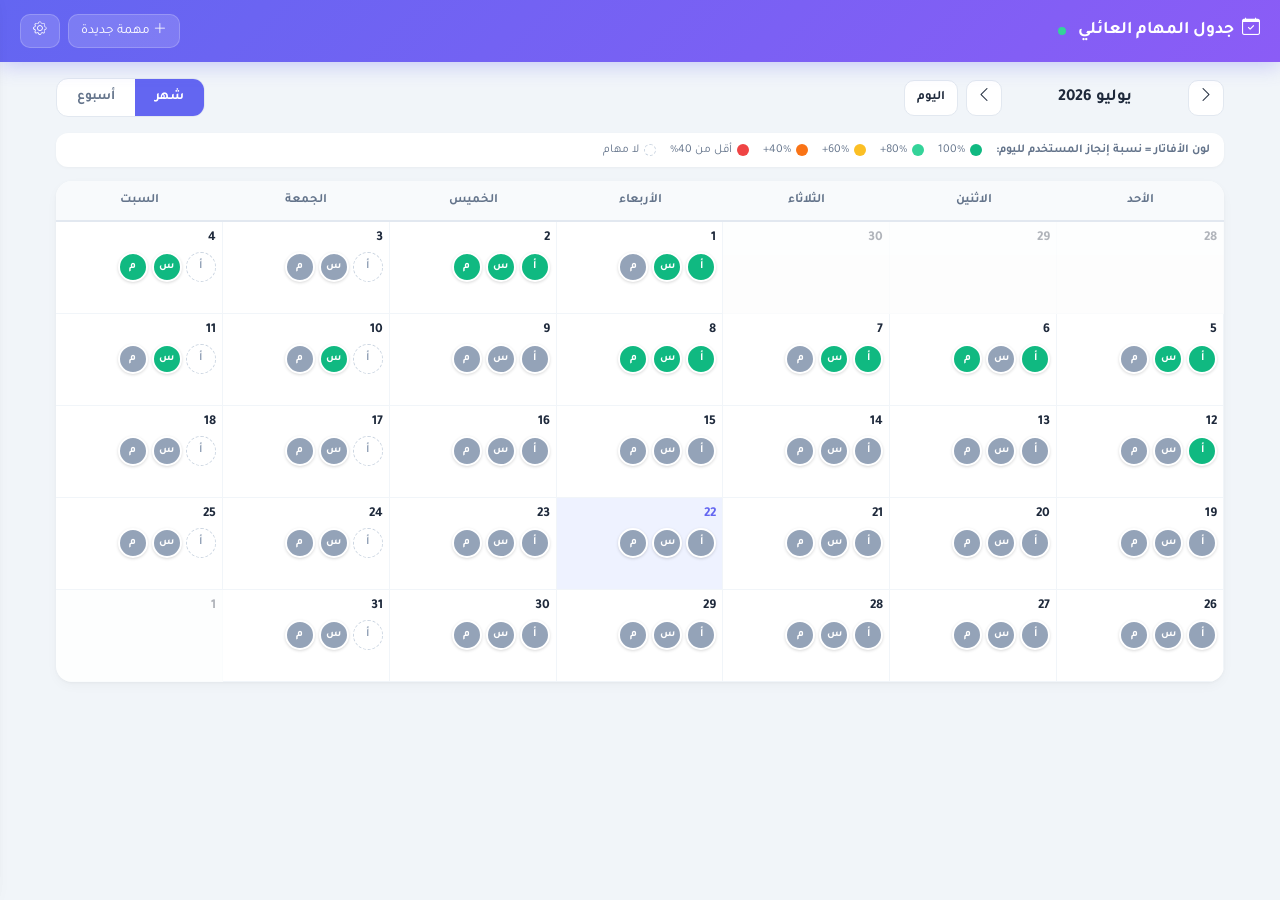
<file: mockup/calendar.html>
<!DOCTYPE html>
<html lang="ar" dir="rtl">
<head>
    <meta charset="UTF-8">
    <meta name="viewport" content="width=device-width, initial-scale=1.0">
    <title>Mockup — التقويم الجديد (مهام لكل مستخدم)</title>
    <link href="../app/libs/tajawal.css" rel="stylesheet">
    <link href="../app/libs/bootstrap.min.css" rel="stylesheet">
    <link href="../app/libs/bootstrap-icons.css" rel="stylesheet">
    <style>
        :root {
            --primary: #6366f1;
            --primary-light: #818cf8;
            --primary-dark: #4f46e5;
            --success: #10b981;
            --warning: #f59e0b;
            --danger: #ef4444;
            --bg: #f1f5f9;
            --card: #ffffff;
            --text: #1e293b;
            --text-muted: #64748b;
            --border: #e2e8f0;
        }
        * { box-sizing: border-box; }
        body {
            margin: 0;
            font-family: 'Tajawal', sans-serif;
            background: var(--bg);
            color: var(--text);
        }

        /* ========== HEADER ========== */
        .app-header {
            background: linear-gradient(135deg, var(--primary) 0%, #8b5cf6 100%);
            color: white;
            padding: 14px 20px;
            display: flex;
            justify-content: space-between;
            align-items: center;
            position: sticky;
            top: 0;
            z-index: 100;
            box-shadow: 0 4px 20px rgba(99, 102, 241, 0.3);
        }
        .header-right { display: flex; align-items: center; gap: 12px; }
        .header-title { font-size: 1.1rem; font-weight: 700; display: flex; align-items: center; gap: 8px; }
        .header-left { display: flex; align-items: center; gap: 8px; }
        .sync-dot { width: 8px; height: 8px; background: #34d399; border-radius: 50%; display: inline-block; animation: pulse 2s infinite; }
        @keyframes pulse { 0%, 100% { opacity: 1; } 50% { opacity: 0.4; } }
        .header-btn {
            background: rgba(255,255,255,0.15);
            border: 1px solid rgba(255,255,255,0.2);
            color: white;
            border-radius: 10px;
            padding: 6px 12px;
            font-size: 0.85rem;
            cursor: pointer;
            transition: all 0.2s;
            font-family: 'Tajawal', sans-serif;
        }
        .header-btn:hover { background: rgba(255,255,255,0.25); }
        .header-btn.active { background: white; color: var(--primary); font-weight: 600; }

        .content { padding: 16px; max-width: 1200px; margin: 0 auto; }

        /* ========== TOOLBAR ========== */
        .toolbar {
            display: flex;
            justify-content: space-between;
            align-items: center;
            margin-bottom: 16px;
            flex-wrap: wrap;
            gap: 10px;
        }
        .nav-group { display: flex; align-items: center; gap: 8px; }
        .nav-btn {
            background: var(--card);
            border: 1px solid var(--border);
            border-radius: 10px;
            width: 36px;
            height: 36px;
            display: flex;
            align-items: center;
            justify-content: center;
            cursor: pointer;
            color: var(--text);
            transition: all 0.2s;
        }
        .nav-btn:hover { border-color: var(--primary); color: var(--primary); }
        .period-label { font-size: 1.05rem; font-weight: 700; min-width: 170px; text-align: center; }
        .view-toggle {
            display: flex;
            background: var(--card);
            border: 1px solid var(--border);
            border-radius: 12px;
            overflow: hidden;
        }
        .view-toggle button {
            border: none;
            background: transparent;
            padding: 8px 20px;
            font-family: 'Tajawal', sans-serif;
            font-size: 0.85rem;
            font-weight: 600;
            color: var(--text-muted);
            cursor: pointer;
            transition: all 0.2s;
        }
        .view-toggle button.active { background: var(--primary); color: white; }

        /* ========== COLOR LEGEND ========== */
        .color-legend {
            display: flex;
            gap: 14px;
            margin-bottom: 14px;
            flex-wrap: wrap;
            padding: 8px 14px;
            background: var(--card);
            border-radius: 12px;
            box-shadow: 0 1px 3px rgba(0,0,0,0.04);
            font-size: 0.75rem;
            color: var(--text-muted);
            align-items: center;
        }
        .legend-item { display: flex; align-items: center; gap: 5px; }
        .legend-dot { width: 12px; height: 12px; border-radius: 50%; }

        /* ========== MONTH VIEW ========== */
        .cal-card {
            background: var(--card);
            border-radius: 16px;
            box-shadow: 0 1px 3px rgba(0,0,0,0.04), 0 4px 12px rgba(0,0,0,0.03);
            overflow: hidden;
        }
        .month-grid { display: grid; grid-template-columns: repeat(7, 1fr); }
        .month-grid .dow {
            background: #f8fafc;
            padding: 10px 6px;
            text-align: center;
            font-size: 0.8rem;
            font-weight: 700;
            color: var(--text-muted);
            border-bottom: 2px solid var(--border);
        }
        .day-cell {
            min-height: 92px;
            border-bottom: 1px solid #f1f5f9;
            border-inline-start: 1px solid #f1f5f9;
            padding: 6px;
            cursor: pointer;
            transition: background 0.15s;
            display: flex;
            flex-direction: column;
            gap: 4px;
        }
        .day-cell:hover { background: #f8fafc; }
        .day-cell.other-month { opacity: 0.35; background: #fafbfc; }
        .day-cell.today { background: #eef2ff; }
        .day-cell.today .day-num { color: var(--primary); }
        .day-num { font-size: 0.85rem; font-weight: 700; }
        .avatar-row { display: flex; flex-wrap: wrap; gap: 4px; }

        /* ========== AVATARS ========== */
        .avatar {
            width: 30px;
            height: 30px;
            border-radius: 50%;
            display: flex;
            align-items: center;
            justify-content: center;
            color: white;
            font-size: 0.7rem;
            font-weight: 700;
            cursor: pointer;
            border: 2px solid white;
            box-shadow: 0 1px 3px rgba(0,0,0,0.15);
            transition: transform 0.15s;
        }
        .avatar:hover { transform: scale(1.2); z-index: 2; position: relative; }
        .avatar.p100 { background: var(--success); }
        .avatar.p80  { background: #34d399; }
        .avatar.p60  { background: #fbbf24; }
        .avatar.p40  { background: #f97316; }
        .avatar.p20  { background: var(--danger); }
        .avatar.p0   { background: #94a3b8; }
        .avatar.none { background: white; color: #94a3b8; border: 1.5px dashed #cbd5e1; box-shadow: none; }

        /* ========== WEEK VIEW ========== */
        .week-grid { display: grid; grid-template-columns: repeat(7, 1fr); }
        .week-day {
            border-inline-start: 1px solid #f1f5f9;
            min-height: 380px;
            display: flex;
            flex-direction: column;
        }
        .week-day:first-child { border-inline-start: none; }
        .week-day-header {
            padding: 10px 6px;
            text-align: center;
            border-bottom: 2px solid var(--border);
            background: #f8fafc;
        }
        .week-day-header.today { background: #eef2ff; }
        .week-day-header .dow-name { font-size: 0.75rem; font-weight: 700; color: var(--text-muted); }
        .week-day-header .d-num { font-size: 1.1rem; font-weight: 700; }
        .week-day-header.today .dow-name,
        .week-day-header.today .d-num { color: var(--primary); }
        .week-day-body { padding: 8px 6px; display: flex; flex-direction: column; gap: 8px; flex: 1; cursor: pointer; }
        .week-day-body:hover { background: #f8fafc; }
        .week-user-block { display: flex; flex-direction: column; gap: 4px; }
        .week-user-head { display: flex; align-items: center; gap: 5px; }
        .week-user-name { font-size: 0.72rem; font-weight: 600; color: var(--text-muted); }
        .task-chip {
            font-size: 0.7rem;
            padding: 3px 8px;
            border-radius: 8px;
            display: flex;
            align-items: center;
            gap: 5px;
            cursor: pointer;
            transition: filter 0.15s;
        }
        .task-chip:hover { filter: brightness(0.95); }
        .task-chip.done { text-decoration: line-through; opacity: 0.65; }
        .task-chip .t-dot { width: 8px; height: 8px; border-radius: 50%; flex-shrink: 0; }
        .task-chip .t-check { margin-inline-start: auto; }

        /* ========== SLIDE PANEL (shared) ========== */
        .panel-overlay {
            position: fixed;
            inset: 0;
            background: rgba(15,23,42,0.4);
            z-index: 200;
            opacity: 0;
            pointer-events: none;
            transition: opacity 0.25s;
        }
        .panel-overlay.open { opacity: 1; pointer-events: auto; }
        .slide-panel {
            position: fixed;
            top: 0;
            bottom: 0;
            left: 0;
            width: 420px;
            max-width: 92vw;
            background: var(--card);
            z-index: 201;
            box-shadow: 4px 0 24px rgba(0,0,0,0.15);
            transform: translateX(-105%);
            transition: transform 0.3s cubic-bezier(0.4,0,0.2,1);
            display: flex;
            flex-direction: column;
        }
        .slide-panel.open { transform: translateX(0); }
        .panel-header {
            padding: 16px 20px;
            display: flex;
            justify-content: space-between;
            align-items: center;
            border-bottom: 1px solid var(--border);
        }
        .panel-title { font-weight: 700; font-size: 1rem; }
        .panel-close {
            background: #f1f5f9;
            border: none;
            width: 32px;
            height: 32px;
            border-radius: 50%;
            cursor: pointer;
            color: var(--text-muted);
        }
        .panel-body { padding: 20px; overflow-y: auto; flex: 1; }

        /* ========== DAY DETAIL ========== */
        .day-user-section { margin-bottom: 20px; }
        .day-user-head { display: flex; align-items: center; gap: 8px; margin-bottom: 8px; }
        .day-user-name { font-weight: 700; font-size: 0.9rem; }
        .day-user-pct { font-size: 0.75rem; color: var(--text-muted); margin-inline-start: auto; }
        .check-task {
            display: flex;
            align-items: center;
            gap: 10px;
            padding: 10px 12px;
            border: 1px solid var(--border);
            border-radius: 10px;
            margin-bottom: 6px;
            cursor: pointer;
            transition: all 0.15s;
        }
        .check-task:hover { border-color: var(--primary); }
        .check-task.done { background: #f0fdf4; border-color: #bbf7d0; }
        .check-task.done .ct-name { text-decoration: line-through; color: var(--text-muted); }
        .ct-box {
            width: 22px; height: 22px;
            border-radius: 6px;
            border: 2px solid #cbd5e1;
            display: flex; align-items: center; justify-content: center;
            color: white;
            flex-shrink: 0;
        }
        .check-task.done .ct-box { background: var(--success); border-color: var(--success); }
        .ct-name { font-size: 0.88rem; font-weight: 500; }
        .ct-dot { width: 10px; height: 10px; border-radius: 50%; margin-inline-start: auto; }

        /* ========== USER DASHBOARD ========== */
        .dash-hero {
            display: flex;
            align-items: center;
            gap: 14px;
            margin-bottom: 20px;
        }
        .dash-avatar {
            width: 64px; height: 64px;
            border-radius: 50%;
            display: flex; align-items: center; justify-content: center;
            color: white; font-size: 1.4rem; font-weight: 700;
            flex-shrink: 0;
        }
        .dash-name { font-size: 1.15rem; font-weight: 700; }
        .dash-sub { font-size: 0.8rem; color: var(--text-muted); }
        .dash-overall {
            background: linear-gradient(135deg, var(--primary) 0%, #8b5cf6 100%);
            border-radius: 14px;
            color: white;
            padding: 16px;
            margin-bottom: 20px;
            display: flex;
            align-items: center;
            justify-content: space-between;
        }
        .dash-overall .pct { font-size: 2rem; font-weight: 800; }
        .dash-overall .lbl { font-size: 0.8rem; opacity: 0.9; }
        .dash-section-title {
            font-size: 0.8rem;
            font-weight: 700;
            color: var(--text-muted);
            margin: 0 0 10px;
            text-transform: uppercase;
            letter-spacing: 0.5px;
        }
        .task-progress { margin-bottom: 14px; }
        .tp-head { display: flex; justify-content: space-between; font-size: 0.85rem; margin-bottom: 5px; }
        .tp-name { font-weight: 600; display: flex; align-items: center; gap: 6px; }
        .tp-pct { font-weight: 700; color: var(--text-muted); }
        .tp-bar { height: 8px; background: #e2e8f0; border-radius: 99px; overflow: hidden; }
        .tp-fill { height: 100%; border-radius: 99px; transition: width 0.4s; }
        .tp-range { font-size: 0.7rem; color: var(--text-muted); margin-top: 3px; }

        /* ========== NEW TASK FORM ========== */
        .form-card {
            background: var(--card);
            border-radius: 16px;
            padding: 20px;
            box-shadow: 0 1px 3px rgba(0,0,0,0.04);
            margin-bottom: 16px;
        }
        .form-title { font-weight: 700; margin-bottom: 16px; display: flex; align-items: center; gap: 8px; }
        .dow-picker { display: flex; gap: 6px; flex-wrap: wrap; }
        .dow-pick {
            width: 40px; height: 40px;
            border-radius: 10px;
            border: 1.5px solid var(--border);
            background: white;
            display: flex; align-items: center; justify-content: center;
            font-size: 0.75rem;
            font-weight: 700;
            cursor: pointer;
            color: var(--text-muted);
            transition: all 0.15s;
            font-family: 'Tajawal', sans-serif;
        }
        .dow-pick.selected { background: var(--primary); border-color: var(--primary); color: white; }
        .user-pick-row { display: flex; gap: 8px; flex-wrap: wrap; }
        .user-pick {
            display: flex; align-items: center; gap: 6px;
            padding: 6px 14px;
            border-radius: 99px;
            border: 1.5px solid var(--border);
            background: white;
            cursor: pointer;
            font-size: 0.85rem;
            font-weight: 600;
            color: var(--text-muted);
            transition: all 0.15s;
            font-family: 'Tajawal', sans-serif;
        }
        .user-pick.selected { border-color: var(--primary); color: var(--primary); background: #eef2ff; }
        .user-pick .up-av {
            width: 22px; height: 22px; border-radius: 50%;
            background: var(--primary); color: white;
            font-size: 0.65rem; font-weight: 700;
            display: flex; align-items: center; justify-content: center;
        }
        .mock-label { font-size: 0.8rem; font-weight: 600; color: var(--text); margin-bottom: 6px; display: block; }

        .view { display: none; }
        .view.active { display: block; }

        @media (max-width: 768px) {
            .day-cell { min-height: 64px; padding: 4px; }
            .avatar { width: 24px; height: 24px; font-size: 0.6rem; }
            .week-grid { grid-template-columns: repeat(7, 1fr); overflow-x: auto; display: grid; }
            .week-scroll { overflow-x: auto; }
            .week-grid { min-width: 840px; }
            .period-label { min-width: 120px; font-size: 0.95rem; }
        }
    </style>
</head>
<body>

    <!-- HEADER -->
    <header class="app-header">
        <div class="header-right">
            <div class="header-title">
                <i class="bi bi-calendar-check"></i>
                جدول المهام العائلي
            </div>
            <span class="sync-dot" title="متصل"></span>
        </div>
        <div class="header-left">
            <button class="header-btn" onclick="toggleNewTask()"><i class="bi bi-plus-lg"></i> مهمة جديدة</button>
            <button class="header-btn"><i class="bi bi-gear"></i></button>
        </div>
    </header>

    <div class="content">

        <!-- TOOLBAR -->
        <div class="toolbar">
            <div class="nav-group">
                <button class="nav-btn" title="السابق"><i class="bi bi-chevron-right"></i></button>
                <div class="period-label" id="periodLabel">يوليو 2026</div>
                <button class="nav-btn" title="التالي"><i class="bi bi-chevron-left"></i></button>
                <button class="nav-btn" title="اليوم" style="width:auto;padding:0 12px;font-size:0.8rem;font-weight:700;font-family:'Tajawal',sans-serif;">اليوم</button>
            </div>
            <div class="view-toggle">
                <button id="btnMonth" class="active" onclick="setView('month')">شهر</button>
                <button id="btnWeek" onclick="setView('week')">أسبوع</button>
            </div>
        </div>

        <!-- COLOR LEGEND -->
        <div class="color-legend">
            <span style="font-weight:700;">لون الأفاتار = نسبة إنجاز المستخدم لليوم:</span>
            <div class="legend-item"><span class="legend-dot" style="background:#10b981"></span> 100%</div>
            <div class="legend-item"><span class="legend-dot" style="background:#34d399"></span> 80%+</div>
            <div class="legend-item"><span class="legend-dot" style="background:#fbbf24"></span> 60%+</div>
            <div class="legend-item"><span class="legend-dot" style="background:#f97316"></span> 40%+</div>
            <div class="legend-item"><span class="legend-dot" style="background:#ef4444"></span> أقل من 40%</div>
            <div class="legend-item"><span class="legend-dot" style="background:white;border:1.5px dashed #cbd5e1"></span> لا مهام</div>
        </div>

        <!-- NEW TASK FORM (mock) -->
        <div class="form-card" id="newTaskForm" style="display:none;">
            <div class="form-title"><i class="bi bi-plus-circle"></i> مهمة جديدة (تُسند لمستخدم واحد)</div>
            <div class="row g-3">
                <div class="col-12">
                    <label class="mock-label">اسم المهمة</label>
                    <input type="text" class="form-control" placeholder="مثال: قراءة القرآن">
                </div>
                <div class="col-12">
                    <label class="mock-label">المستخدم</label>
                    <div class="user-pick-row">
                        <button class="user-pick selected"><span class="up-av">أ</span> أحمد</button>
                        <button class="user-pick"><span class="up-av" style="background:#ec4899">س</span> سارة</button>
                        <button class="user-pick"><span class="up-av" style="background:#f59e0b">م</span> محمد</button>
                    </div>
                </div>
                <div class="col-md-6">
                    <label class="mock-label">تاريخ البداية</label>
                    <input type="date" class="form-control" value="2026-07-01">
                </div>
                <div class="col-md-6">
                    <label class="mock-label">تاريخ النهاية <span style="color:var(--text-muted);font-weight:400;">(اختياري — فارغ = بدون نهاية)</span></label>
                    <input type="date" class="form-control">
                </div>
                <div class="col-12">
                    <label class="mock-label">أيام التكرار</label>
                    <div class="dow-picker">
                        <button class="dow-pick selected">أحد</button>
                        <button class="dow-pick selected">اثنين</button>
                        <button class="dow-pick selected">ثلاثاء</button>
                        <button class="dow-pick selected">أربعاء</button>
                        <button class="dow-pick selected">خميس</button>
                        <button class="dow-pick">جمعة</button>
                        <button class="dow-pick">سبت</button>
                    </div>
                </div>
                <div class="col-12">
                    <button class="btn btn-primary" style="background:var(--primary);border:none;"><i class="bi bi-check-lg"></i> حفظ المهمة</button>
                    <button class="btn btn-light" onclick="toggleNewTask()">إلغاء</button>
                </div>
            </div>
        </div>

        <!-- MONTH VIEW -->
        <div class="view active" id="viewMonth">
            <div class="cal-card">
                <div class="month-grid" id="monthGrid"></div>
            </div>
        </div>

        <!-- WEEK VIEW -->
        <div class="view" id="viewWeek">
            <div class="cal-card">
                <div class="week-scroll">
                    <div class="week-grid" id="weekGrid"></div>
                </div>
            </div>
        </div>

    </div>

    <!-- OVERLAY -->
    <div class="panel-overlay" id="overlay" onclick="closePanels()"></div>

    <!-- DAY DETAIL PANEL -->
    <div class="slide-panel" id="dayPanel">
        <div class="panel-header">
            <div class="panel-title" id="dayPanelTitle">الأحد 12 يوليو</div>
            <button class="panel-close" onclick="closePanels()"><i class="bi bi-x-lg"></i></button>
        </div>
        <div class="panel-body" id="dayPanelBody"></div>
    </div>

    <!-- USER DASHBOARD PANEL -->
    <div class="slide-panel" id="userPanel">
        <div class="panel-header">
            <div class="panel-title">لوحة المستخدم</div>
            <button class="panel-close" onclick="closePanels()"><i class="bi bi-x-lg"></i></button>
        </div>
        <div class="panel-body" id="userPanelBody"></div>
    </div>

    <script>
        // ========== MOCK DATA ==========
        const USERS = [
            { id: 'u1', name: 'أحمد', initial: 'أ', color: '#6366f1' },
            { id: 'u2', name: 'سارة', initial: 'س', color: '#ec4899' },
            { id: 'u3', name: 'محمد', initial: 'م', color: '#f59e0b' },
        ];

        const TASKS = [
            { id: 't1', userId: 'u1', name: 'قراءة القرآن', color: '#22c55e', start: '2026-07-01', end: null, days: [0,1,2,3,4] },
            { id: 't2', userId: 'u1', name: 'الواجبات المدرسية', color: '#3b82f6', start: '2026-07-01', end: '2026-08-31', days: [0,1,2,3,4] },
            { id: 't3', userId: 'u1', name: 'رياضة', color: '#f97316', start: '2026-07-05', end: null, days: [0,2,4] },
            { id: 't4', userId: 'u2', name: 'قراءة القرآن', color: '#22c55e', start: '2026-07-01', end: null, days: [0,1,2,3,4,5,6] },
            { id: 't5', userId: 'u2', name: 'حفظ جدول الضرب', color: '#a855f7', start: '2026-07-01', end: '2026-07-31', days: [1,3] },
            { id: 't6', userId: 'u3', name: 'ترتيب الغرفة', color: '#ec4899', start: '2026-07-01', end: null, days: [5,6] },
            { id: 't7', userId: 'u3', name: 'القراءة قبل النوم', color: '#06b6d4', start: '2026-07-01', end: null, days: [0,1,2,3,4,5,6] },
        ];

        // completions: { "u1_2026-07-01_t1": true }
        const COMPLETIONS = {};
        // Seed: July 1-12 fully/partially completed
        const seedDays = [1,2,3,4,5,6,7,8,9,10,11,12];
        for (const d of seedDays) {
            const date = `2026-07-${String(d).padStart(2,'0')}`;
            const dow = new Date(2026, 6, d).getDay();
            for (const t of TASKS) {
                if (!t.days.includes(dow)) continue;
                if (date < t.start) continue;
                if (t.end && date > t.end) continue;
                // pseudo-random: u1 mostly done, u2 partial, u3 sparse in week 2
                const done = t.userId === 'u1' ? (d % 9 !== 0)
                           : t.userId === 'u2' ? (d % 3 !== 0)
                           : (d <= 8 && d % 2 === 0);
                if (done) COMPLETIONS[`${t.userId}_${date}_${t.id}`] = true;
            }
        }

        const TODAY = 22; // July 22, 2026 (Wednesday)
        const MONTH = 6, YEAR = 2026; // July (0-indexed)
        const DOW_NAMES = ['الأحد','الاثنين','الثلاثاء','الأربعاء','الخميس','الجمعة','السبت'];

        // ========== HELPERS ==========
        function dateStr(y, m, d) { return `${y}-${String(m+1).padStart(2,'0')}-${String(d).padStart(2,'0')}`; }

        function tasksFor(userId, y, m, d) {
            const ds = dateStr(y, m, d);
            const dow = new Date(y, m, d).getDay();
            return TASKS.filter(t =>
                t.userId === userId &&
                t.days.includes(dow) &&
                ds >= t.start &&
                (!t.end || ds <= t.end)
            );
        }

        function pctFor(userId, y, m, d) {
            const tasks = tasksFor(userId, y, m, d);
            if (tasks.length === 0) return null;
            const ds = dateStr(y, m, d);
            const done = tasks.filter(t => COMPLETIONS[`${userId}_${ds}_${t.id}`]).length;
            return Math.round((done / tasks.length) * 100);
        }

        function avatarClass(pct) {
            if (pct === null) return 'none';
            if (pct >= 100) return 'p100';
            if (pct >= 80) return 'p80';
            if (pct >= 60) return 'p60';
            if (pct >= 40) return 'p40';
            if (pct > 0) return 'p20';
            return 'p0';
        }

        function avatarHtml(u, pct) {
            return `<span class="avatar ${avatarClass(pct)}" title="${u.name} — ${pct === null ? 'لا مهام' : pct + '%'}"
                onclick="event.stopPropagation(); openUserPanel('${u.id}')">${u.initial}</span>`;
        }

        // Task overall progress (for dashboard): done days / total scheduled days so far within range
        function taskProgress(t) {
            const today = dateStr(YEAR, MONTH, TODAY);
            const from = t.start > today ? today : t.start;
            const to = (t.end && t.end < today) ? t.end : today;
            let total = 0, done = 0;
            const dt = new Date(from);
            const endDt = new Date(to);
            while (dt <= endDt) {
                const ds = dateStr(dt.getFullYear(), dt.getMonth(), dt.getDate());
                if (t.days.includes(dt.getDay()) && ds >= t.start) {
                    total++;
                    if (COMPLETIONS[`${t.userId}_${ds}_${t.id}`]) done++;
                }
                dt.setDate(dt.getDate() + 1);
            }
            return total === 0 ? 0 : Math.round((done / total) * 100);
        }

        // ========== MONTH VIEW ==========
        function renderMonth() {
            const grid = document.getElementById('monthGrid');
            let html = '';
            for (const n of DOW_NAMES) html += `<div class="dow">${n}</div>`;

            const first = new Date(YEAR, MONTH, 1);
            const startDow = first.getDay();
            const daysInMonth = new Date(YEAR, MONTH + 1, 0).getDate();
            const prevDays = new Date(YEAR, MONTH, 0).getDate();

            for (let i = 0; i < startDow; i++) {
                html += `<div class="day-cell other-month"><span class="day-num">${prevDays - startDow + 1 + i}</span></div>`;
            }
            for (let d = 1; d <= daysInMonth; d++) {
                const isToday = d === TODAY;
                html += `<div class="day-cell ${isToday ? 'today' : ''}" onclick="openDayPanel(${d})">
                    <span class="day-num">${d}</span>
                    <div class="avatar-row">`;
                for (const u of USERS) {
                    html += avatarHtml(u, pctFor(u.id, YEAR, MONTH, d));
                }
                html += `</div></div>`;
            }
            const total = startDow + daysInMonth;
            const trailing = (7 - (total % 7)) % 7;
            for (let i = 1; i <= trailing; i++) {
                html += `<div class="day-cell other-month"><span class="day-num">${i}</span></div>`;
            }
            grid.innerHTML = html;
        }

        // ========== WEEK VIEW ==========
        function renderWeek() {
            // Week containing TODAY: Sunday July 19 → Saturday July 25
            const startDay = TODAY - new Date(YEAR, MONTH, TODAY).getDay(); // 19
            const grid = document.getElementById('weekGrid');
            let html = '';
            for (let i = 0; i < 7; i++) {
                const d = startDay + i;
                const dt = new Date(YEAR, MONTH, d);
                const inMonth = d >= 1 && d <= new Date(YEAR, MONTH + 1, 0).getDate();
                const isToday = d === TODAY;
                html += `<div class="week-day">
                    <div class="week-day-header ${isToday ? 'today' : ''}">
                        <div class="dow-name">${DOW_NAMES[i]}</div>
                        <div class="d-num">${dt.getDate()}</div>
                    </div>
                    <div class="week-day-body" ${inMonth ? `onclick="openDayPanel(${dt.getDate()})"` : ''}>`;
                if (inMonth) {
                    for (const u of USERS) {
                        const tasks = tasksFor(u.id, dt.getFullYear(), dt.getMonth(), dt.getDate());
                        if (tasks.length === 0) continue;
                        const pct = pctFor(u.id, dt.getFullYear(), dt.getMonth(), dt.getDate());
                        const ds = dateStr(dt.getFullYear(), dt.getMonth(), dt.getDate());
                        html += `<div class="week-user-block">
                            <div class="week-user-head">${avatarHtml(u, pct)}<span class="week-user-name">${u.name}</span></div>`;
                        for (const t of tasks) {
                            const done = COMPLETIONS[`${u.id}_${ds}_${t.id}`];
                            html += `<div class="task-chip ${done ? 'done' : ''}" style="background:${t.color}18;"
                                onclick="event.stopPropagation(); toggleTask('${u.id}','${ds}','${t.id}')">
                                <span class="t-dot" style="background:${t.color}"></span> ${t.name}
                                ${done ? '<i class="bi bi-check-lg t-check" style="color:#10b981"></i>' : ''}
                            </div>`;
                        }
                        html += `</div>`;
                    }
                }
                html += `</div></div>`;
            }
            grid.innerHTML = html;
        }

        // ========== DAY DETAIL PANEL ==========
        function openDayPanel(d) {
            const dow = new Date(YEAR, MONTH, d).getDay();
            document.getElementById('dayPanelTitle').textContent = `${DOW_NAMES[dow]} ${d} يوليو`;
            const ds = dateStr(YEAR, MONTH, d);
            let html = '';
            for (const u of USERS) {
                const tasks = tasksFor(u.id, YEAR, MONTH, d);
                if (tasks.length === 0) continue;
                const pct = pctFor(u.id, YEAR, MONTH, d);
                html += `<div class="day-user-section">
                    <div class="day-user-head">
                        ${avatarHtml(u, pct)}
                        <span class="day-user-name">${u.name}</span>
                        <span class="day-user-pct">${pct}%</span>
                    </div>`;
                for (const t of tasks) {
                    const done = COMPLETIONS[`${u.id}_${ds}_${t.id}`];
                    html += `<div class="check-task ${done ? 'done' : ''}" onclick="toggleTask('${u.id}','${ds}','${t.id}')">
                        <span class="ct-box">${done ? '<i class="bi bi-check-lg"></i>' : ''}</span>
                        <span class="ct-name">${t.name}</span>
                        <span class="ct-dot" style="background:${t.color}"></span>
                    </div>`;
                }
                html += `</div>`;
            }
            if (!html) html = '<p style="color:var(--text-muted);text-align:center;padding:30px 0;">لا مهام مجدولة لهذا اليوم</p>';
            document.getElementById('dayPanelBody').innerHTML = html;
            document.getElementById('overlay').classList.add('open');
            document.getElementById('dayPanel').classList.add('open');
        }

        // ========== USER DASHBOARD PANEL ==========
        function openUserPanel(userId) {
            const u = USERS.find(x => x.id === userId);
            const myTasks = TASKS.filter(t => t.userId === userId);
            const progresses = myTasks.map(t => taskProgress(t));
            const overall = progresses.length ? Math.round(progresses.reduce((a,b)=>a+b,0) / progresses.length) : 0;

            let html = `
                <div class="dash-hero">
                    <div class="dash-avatar" style="background:${u.color}">${u.initial}</div>
                    <div>
                        <div class="dash-name">${u.name}</div>
                        <div class="dash-sub">${myTasks.length} مهام نشطة</div>
                    </div>
                </div>
                <div class="dash-overall">
                    <div><div class="pct">${overall}%</div><div class="lbl">نسبة الإنجاز الكلية</div></div>
                    <i class="bi bi-graph-up-arrow" style="font-size:2rem;opacity:0.6"></i>
                </div>
                <p class="dash-section-title">تقدم المهام</p>`;

            for (const t of myTasks) {
                const p = taskProgress(t);
                const daysTxt = t.days.map(i => DOW_NAMES[i].replace('ال','')).join('، ');
                const rangeTxt = `${t.start} ← ${t.end || 'بدون نهاية'}`;
                html += `<div class="task-progress">
                    <div class="tp-head">
                        <span class="tp-name"><span class="legend-dot" style="background:${t.color};width:10px;height:10px;border-radius:50%;display:inline-block"></span> ${t.name}</span>
                        <span class="tp-pct">${p}%</span>
                    </div>
                    <div class="tp-bar"><div class="tp-fill" style="width:${p}%;background:${t.color}"></div></div>
                    <div class="tp-range">${daysTxt} • ${rangeTxt}</div>
                </div>`;
            }
            if (myTasks.length === 0) html += '<p style="color:var(--text-muted);text-align:center;">لا مهام لهذا المستخدم</p>';

            document.getElementById('userPanelBody').innerHTML = html;
            document.getElementById('overlay').classList.add('open');
            document.getElementById('userPanel').classList.add('open');
        }

        // ========== INTERACTIONS ==========
        function toggleTask(userId, ds, taskId) {
            const key = `${userId}_${ds}_${taskId}`;
            if (COMPLETIONS[key]) delete COMPLETIONS[key]; else COMPLETIONS[key] = true;
            renderMonth();
            renderWeek();
            // Refresh open panels
            if (document.getElementById('dayPanel').classList.contains('open')) {
                openDayPanel(parseInt(ds.split('-')[2]));
            }
        }

        function closePanels() {
            document.getElementById('overlay').classList.remove('open');
            document.getElementById('dayPanel').classList.remove('open');
            document.getElementById('userPanel').classList.remove('open');
        }

        function setView(v) {
            document.getElementById('viewMonth').classList.toggle('active', v === 'month');
            document.getElementById('viewWeek').classList.toggle('active', v === 'week');
            document.getElementById('btnMonth').classList.toggle('active', v === 'month');
            document.getElementById('btnWeek').classList.toggle('active', v === 'week');
            document.getElementById('periodLabel').textContent = v === 'month' ? 'يوليو 2026' : '19 – 25 يوليو 2026';
        }

        function toggleNewTask() {
            const f = document.getElementById('newTaskForm');
            f.style.display = f.style.display === 'none' ? 'block' : 'none';
        }

        // dow picker toggle (mock)
        document.querySelectorAll('.dow-pick').forEach(b => b.onclick = () => b.classList.toggle('selected'));
        document.querySelectorAll('.user-pick').forEach(b => b.onclick = function() {
            document.querySelectorAll('.user-pick').forEach(x => x.classList.remove('selected'));
            this.classList.add('selected');
        });

        renderMonth();
        renderWeek();
    </script>

</body>
</html>
</file>
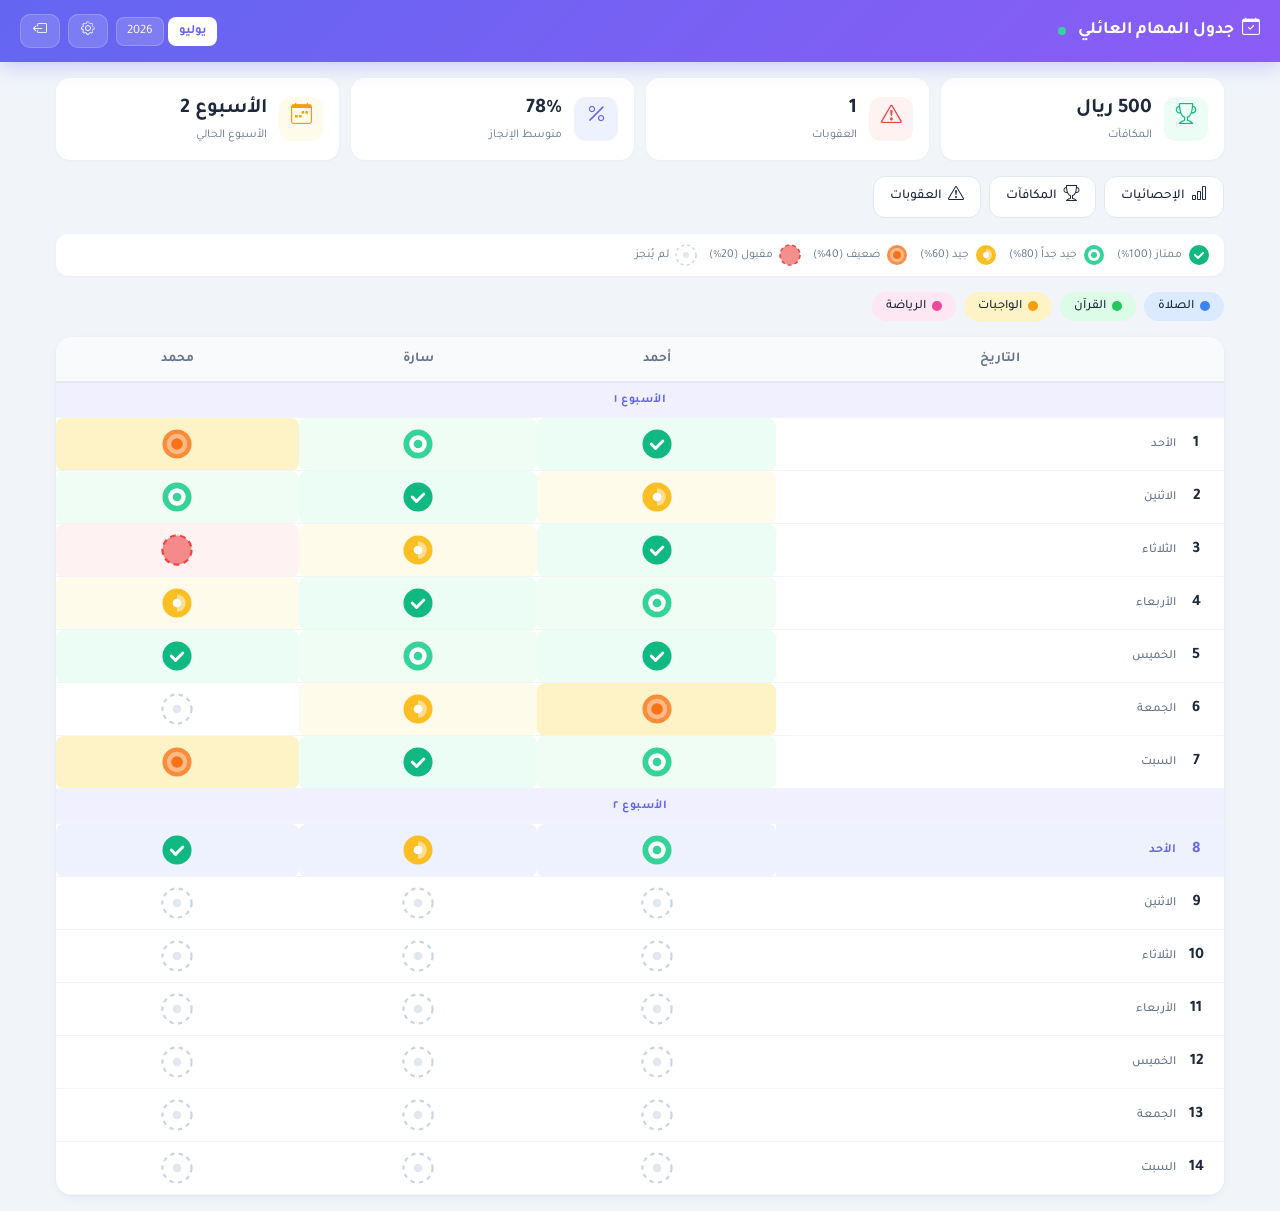
<file: mockup/schedule.html>
<!DOCTYPE html>
<html lang="ar" dir="rtl">
<head>
    <meta charset="UTF-8">
    <meta name="viewport" content="width=device-width, initial-scale=1.0">
    <title>Mockup — جدول المهام (التصميم الجديد)</title>
    <link href="../app/libs/tajawal.css" rel="stylesheet">
    <link href="../app/libs/bootstrap.min.css" rel="stylesheet">
    <link href="../app/libs/bootstrap-icons.css" rel="stylesheet">
    <style>
        :root {
            --primary: #6366f1;
            --primary-light: #818cf8;
            --primary-dark: #4f46e5;
            --success: #10b981;
            --warning: #f59e0b;
            --danger: #ef4444;
            --bg: #f1f5f9;
            --card: #ffffff;
            --text: #1e293b;
            --text-muted: #64748b;
            --border: #e2e8f0;
        }
        * { box-sizing: border-box; }
        body {
            margin: 0;
            font-family: 'Tajawal', sans-serif;
            background: var(--bg);
            color: var(--text);
        }

        /* ========== HEADER ========== */
        .app-header {
            background: linear-gradient(135deg, var(--primary) 0%, #8b5cf6 100%);
            color: white;
            padding: 14px 20px;
            display: flex;
            justify-content: space-between;
            align-items: center;
            position: sticky;
            top: 0;
            z-index: 100;
            box-shadow: 0 4px 20px rgba(99, 102, 241, 0.3);
        }
        .header-right { display: flex; align-items: center; gap: 12px; }
        .header-title { font-size: 1.1rem; font-weight: 700; display: flex; align-items: center; gap: 8px; }
        .header-left { display: flex; align-items: center; gap: 8px; }
        .sync-dot { width: 8px; height: 8px; background: #34d399; border-radius: 50%; display: inline-block; animation: pulse 2s infinite; }
        @keyframes pulse { 0%, 100% { opacity: 1; } 50% { opacity: 0.4; } }
        .header-btn {
            background: rgba(255,255,255,0.15);
            border: 1px solid rgba(255,255,255,0.2);
            color: white;
            border-radius: 10px;
            padding: 6px 12px;
            font-size: 0.85rem;
            cursor: pointer;
            transition: all 0.2s;
            font-family: 'Tajawal', sans-serif;
        }
        .header-btn:hover { background: rgba(255,255,255,0.25); }
        .date-chips { display: flex; gap: 4px; }
        .date-chip {
            background: rgba(255,255,255,0.15);
            border: 1px solid rgba(255,255,255,0.2);
            color: white;
            border-radius: 8px;
            padding: 4px 10px;
            font-size: 0.8rem;
            cursor: pointer;
        }
        .date-chip.active { background: white; color: var(--primary); font-weight: 600; }

        /* ========== CONTENT ========== */
        .content { padding: 16px; max-width: 1200px; margin: 0 auto; }

        /* ========== QUICK ACTIONS ========== */
        .quick-actions { display: flex; gap: 8px; margin-bottom: 16px; flex-wrap: wrap; }
        .action-btn {
            display: flex;
            align-items: center;
            gap: 6px;
            padding: 8px 16px;
            border-radius: 12px;
            border: 1px solid var(--border);
            background: var(--card);
            color: var(--text);
            font-size: 0.85rem;
            font-weight: 500;
            cursor: pointer;
            transition: all 0.2s;
            font-family: 'Tajawal', sans-serif;
        }
        .action-btn:hover { border-color: var(--primary); color: var(--primary); box-shadow: 0 2px 8px rgba(99,102,241,0.1); }
        .action-btn i { font-size: 1rem; }

        /* ========== TASK LEGEND ========== */
        .legend { display: flex; gap: 8px; margin-bottom: 16px; flex-wrap: wrap; }
        .legend-chip {
            display: flex;
            align-items: center;
            gap: 6px;
            padding: 5px 14px;
            border-radius: 20px;
            font-size: 0.8rem;
            font-weight: 500;
        }
        .legend-dot { width: 10px; height: 10px; border-radius: 50%; }

        /* ========== SCHEDULE TABLE ========== */
        .schedule-card {
            background: var(--card);
            border-radius: 16px;
            box-shadow: 0 1px 3px rgba(0,0,0,0.04), 0 4px 12px rgba(0,0,0,0.03);
            overflow: hidden;
        }
        .schedule-wrapper { overflow-x: auto; }
        .schedule-table { width: 100%; border-collapse: collapse; }
        .schedule-table th {
            background: #f8fafc;
            padding: 12px 16px;
            text-align: center;
            font-size: 0.85rem;
            font-weight: 600;
            color: var(--text-muted);
            border-bottom: 2px solid var(--border);
            position: sticky;
            top: 0;
            z-index: 10;
        }
        .schedule-table th.date-col {
            position: sticky;
            right: 0;
            z-index: 11;
            background: #f8fafc;
            min-width: 120px;
        }
        .schedule-table td {
            padding: 10px 16px;
            text-align: center;
            border-bottom: 1px solid #f1f5f9;
            transition: background 0.15s;
        }
        .schedule-table td.date-col {
            position: sticky;
            right: 0;
            z-index: 5;
            background: white;
            font-size: 0.85rem;
            color: var(--text);
            min-width: 120px;
        }

        /* Date cell layout: number + name aligned */
        .date-cell {
            display: flex;
            align-items: center;
            gap: 8px;
        }
        .date-num {
            font-weight: 700;
            font-size: 1rem;
            min-width: 24px;
            text-align: center;
            color: var(--text);
        }
        .date-name {
            font-weight: 500;
            font-size: 0.78rem;
            color: var(--text-muted);
            min-width: 50px;
            text-align: right;
        }

        /* Today */
        .today-row .date-num {
            color: var(--primary);
        }
        .today-row .date-name {
            color: var(--primary);
            font-weight: 600;
        }
        .today-row td.date-col {
            background: #eef2ff;
        }
        .today-col { background: #eef2ff !important; }

        /* Week header */
        .week-row td {
            background: #f0f0ff;
            padding: 8px 16px;
            font-size: 0.75rem;
            font-weight: 700;
            color: var(--primary);
            letter-spacing: 0.5px;
        }

        /* Completion cells */
        .status-cell {
            cursor: pointer;
            border-radius: 8px;
            transition: all 0.2s;
        }
        .status-cell:hover { transform: scale(1.15); }
        .status-cell svg { display: block; margin: 0 auto; }

        /* Completion colors */
        .cell-100 { background: #ecfdf5; }
        .cell-80 { background: #f0fdf4; }
        .cell-60 { background: #fffbeb; }
        .cell-40 { background: #fef3c7; }
        .cell-20 { background: #fef2f2; }
        .cell-0 { background: transparent; }

        /* Before start */
        .before-start { opacity: 0.3; cursor: default; }

        /* ========== STATS BAR ========== */
        .stats-bar {
            display: grid;
            grid-template-columns: repeat(4, 1fr);
            gap: 12px;
            margin-bottom: 16px;
        }
        .stat-item {
            background: var(--card);
            border-radius: 14px;
            padding: 16px;
            display: flex;
            align-items: center;
            gap: 12px;
            box-shadow: 0 1px 3px rgba(0,0,0,0.04);
        }
        .stat-icon-wrap {
            width: 44px;
            height: 44px;
            border-radius: 12px;
            display: flex;
            align-items: center;
            justify-content: center;
            font-size: 1.3rem;
        }
        .stat-icon-wrap.green { background: #ecfdf5; color: var(--success); }
        .stat-icon-wrap.yellow { background: #fffbeb; color: var(--warning); }
        .stat-icon-wrap.blue { background: #eef2ff; color: var(--primary); }
        .stat-icon-wrap.red { background: #fef2f2; color: var(--danger); }
        .stat-value { font-size: 1.3rem; font-weight: 700; }
        .stat-label { font-size: 0.75rem; color: var(--text-muted); }

        /* ========== SVG ICON LEGEND ========== */
        .icon-legend {
            display: flex;
            gap: 12px;
            margin-bottom: 16px;
            flex-wrap: wrap;
            padding: 10px 14px;
            background: var(--card);
            border-radius: 12px;
            box-shadow: 0 1px 3px rgba(0,0,0,0.04);
        }
        .icon-legend-item {
            display: flex;
            align-items: center;
            gap: 6px;
            font-size: 0.75rem;
            color: var(--text-muted);
        }
        .icon-legend-item svg { flex-shrink: 0; }

        /* ========== MOBILE ========== */
        @media (max-width: 768px) {
            .stats-bar { grid-template-columns: 1fr 1fr; }
            .stat-item { padding: 12px; }
            .stat-value { font-size: 1.1rem; }
            .header-title { font-size: 0.95rem; }
            .schedule-table th, .schedule-table td { padding: 8px 10px; }
            .status-cell svg { width: 28px; height: 28px; }
            .date-num { font-size: 0.9rem; }
            .date-name { font-size: 0.7rem; }
        }
        @media (max-width: 480px) {
            .stats-bar { grid-template-columns: 1fr; }
            .quick-actions { gap: 4px; }
            .action-btn { font-size: 0.75rem; padding: 6px 10px; }
        }
    </style>
</head>
<body>

    <!-- HEADER -->
    <header class="app-header">
        <div class="header-right">
            <div class="header-title">
                <i class="bi bi-calendar-check"></i>
                جدول المهام العائلي
            </div>
            <span class="sync-dot" title="متصل"></span>
        </div>
        <div class="header-left">
            <div class="date-chips">
                <span class="date-chip active">يوليو</span>
                <span class="date-chip">2026</span>
            </div>
            <button class="header-btn"><i class="bi bi-gear"></i></button>
            <button class="header-btn"><i class="bi bi-box-arrow-left"></i></button>
        </div>
    </header>

    <div class="content">

        <!-- STATS BAR -->
        <div class="stats-bar">
            <div class="stat-item">
                <div class="stat-icon-wrap green"><i class="bi bi-trophy"></i></div>
                <div><div class="stat-value">500 ريال</div><div class="stat-label">المكافآت</div></div>
            </div>
            <div class="stat-item">
                <div class="stat-icon-wrap red"><i class="bi bi-exclamation-triangle"></i></div>
                <div><div class="stat-value">1</div><div class="stat-label">العقوبات</div></div>
            </div>
            <div class="stat-item">
                <div class="stat-icon-wrap blue"><i class="bi bi-percent"></i></div>
                <div><div class="stat-value">78%</div><div class="stat-label">متوسط الإنجاز</div></div>
            </div>
            <div class="stat-item">
                <div class="stat-icon-wrap yellow"><i class="bi bi-calendar-week"></i></div>
                <div><div class="stat-value">الأسبوع 2</div><div class="stat-label">الأسبوع الحالي</div></div>
            </div>
        </div>

        <!-- QUICK ACTIONS -->
        <div class="quick-actions">
            <button class="action-btn"><i class="bi bi-bar-chart"></i> الإحصائيات</button>
            <button class="action-btn"><i class="bi bi-trophy"></i> المكافآت</button>
            <button class="action-btn"><i class="bi bi-exclamation-triangle"></i> العقوبات</button>
        </div>

        <!-- ICON LEGEND -->
        <div class="icon-legend">
            <div class="icon-legend-item">
                <svg width="22" height="22" viewBox="0 0 22 22"><circle cx="11" cy="11" r="10" fill="#10b981"/><path d="M7 11l3 3 5-5" stroke="white" stroke-width="2" fill="none" stroke-linecap="round" stroke-linejoin="round"/></svg>
                ممتاز (100%)
            </div>
            <div class="icon-legend-item">
                <svg width="22" height="22" viewBox="0 0 22 22"><circle cx="11" cy="11" r="10" fill="#34d399"/><circle cx="11" cy="11" r="6" fill="white"/><circle cx="11" cy="11" r="3" fill="#34d399"/></svg>
                جيد جداً (80%)
            </div>
            <div class="icon-legend-item">
                <svg width="22" height="22" viewBox="0 0 22 22"><circle cx="11" cy="11" r="10" fill="#fbbf24"/><path d="M11 5 A6 6 0 0 1 11 17" fill="white" opacity="0.5"/><circle cx="11" cy="11" r="3" fill="white"/></svg>
                جيد (60%)
            </div>
            <div class="icon-legend-item">
                <svg width="22" height="22" viewBox="0 0 22 22"><circle cx="11" cy="11" r="10" fill="#f97316" opacity="0.8"/><circle cx="11" cy="11" r="7" fill="white" opacity="0.4"/><circle cx="11" cy="11" r="4" fill="#f97316"/></svg>
                ضعيف (40%)
            </div>
            <div class="icon-legend-item">
                <svg width="22" height="22" viewBox="0 0 22 22"><circle cx="11" cy="11" r="10" fill="#ef4444" opacity="0.6"/><circle cx="11" cy="11" r="10" fill="none" stroke="#ef4444" stroke-width="1.5" stroke-dasharray="4 3"/></svg>
                مقبول (20%)
            </div>
            <div class="icon-legend-item">
                <svg width="22" height="22" viewBox="0 0 22 22"><circle cx="11" cy="11" r="10" fill="none" stroke="#cbd5e1" stroke-width="1.5" stroke-dasharray="3 3"/><circle cx="11" cy="11" r="3" fill="#e2e8f0"/></svg>
                لم يُنجز
            </div>
        </div>

        <!-- LEGEND -->
        <div class="legend">
            <div class="legend-chip" style="background:#dbeafe;"><div class="legend-dot" style="background:#3b82f6;"></div> الصلاة</div>
            <div class="legend-chip" style="background:#dcfce7;"><div class="legend-dot" style="background:#22c55e;"></div> القرآن</div>
            <div class="legend-chip" style="background:#fef3c7;"><div class="legend-dot" style="background:#f59e0b;"></div> الواجبات</div>
            <div class="legend-chip" style="background:#fce7f3;"><div class="legend-dot" style="background:#ec4899;"></div> الرياضة</div>
        </div>

        <!-- SCHEDULE TABLE -->
        <div class="schedule-card">
            <div class="schedule-wrapper">
                <table class="schedule-table">
                    <thead>
                        <tr>
                            <th class="date-col">التاريخ</th>
                            <th>أحمد</th>
                            <th>سارة</th>
                            <th>محمد</th>
                        </tr>
                    </thead>
                    <tbody>
                        <!-- Week 1 -->
                        <tr class="week-row"><td colspan="4">الأسبوع ١</td></tr>
                        <tr>
                            <td class="date-col"><div class="date-cell"><span class="date-num">1</span><span class="date-name">الأحد</span></div></td>
                            <td class="status-cell cell-100"><svg width="32" height="32" viewBox="0 0 22 22"><circle cx="11" cy="11" r="10" fill="#10b981"/><path d="M7 11l3 3 5-5" stroke="white" stroke-width="2" fill="none" stroke-linecap="round" stroke-linejoin="round"/></svg></td>
                            <td class="status-cell cell-80"><svg width="32" height="32" viewBox="0 0 22 22"><circle cx="11" cy="11" r="10" fill="#34d399"/><circle cx="11" cy="11" r="6" fill="white"/><circle cx="11" cy="11" r="3" fill="#34d399"/></svg></td>
                            <td class="status-cell cell-40"><svg width="32" height="32" viewBox="0 0 22 22"><circle cx="11" cy="11" r="10" fill="#f97316" opacity="0.8"/><circle cx="11" cy="11" r="7" fill="white" opacity="0.4"/><circle cx="11" cy="11" r="4" fill="#f97316"/></svg></td>
                        </tr>
                        <tr>
                            <td class="date-col"><div class="date-cell"><span class="date-num">2</span><span class="date-name">الاثنين</span></div></td>
                            <td class="status-cell cell-60"><svg width="32" height="32" viewBox="0 0 22 22"><circle cx="11" cy="11" r="10" fill="#fbbf24"/><path d="M11 5 A6 6 0 0 1 11 17" fill="white" opacity="0.5"/><circle cx="11" cy="11" r="3" fill="white"/></svg></td>
                            <td class="status-cell cell-100"><svg width="32" height="32" viewBox="0 0 22 22"><circle cx="11" cy="11" r="10" fill="#10b981"/><path d="M7 11l3 3 5-5" stroke="white" stroke-width="2" fill="none" stroke-linecap="round" stroke-linejoin="round"/></svg></td>
                            <td class="status-cell cell-80"><svg width="32" height="32" viewBox="0 0 22 22"><circle cx="11" cy="11" r="10" fill="#34d399"/><circle cx="11" cy="11" r="6" fill="white"/><circle cx="11" cy="11" r="3" fill="#34d399"/></svg></td>
                        </tr>
                        <tr>
                            <td class="date-col"><div class="date-cell"><span class="date-num">3</span><span class="date-name">الثلاثاء</span></div></td>
                            <td class="status-cell cell-100"><svg width="32" height="32" viewBox="0 0 22 22"><circle cx="11" cy="11" r="10" fill="#10b981"/><path d="M7 11l3 3 5-5" stroke="white" stroke-width="2" fill="none" stroke-linecap="round" stroke-linejoin="round"/></svg></td>
                            <td class="status-cell cell-60"><svg width="32" height="32" viewBox="0 0 22 22"><circle cx="11" cy="11" r="10" fill="#fbbf24"/><path d="M11 5 A6 6 0 0 1 11 17" fill="white" opacity="0.5"/><circle cx="11" cy="11" r="3" fill="white"/></svg></td>
                            <td class="status-cell cell-20"><svg width="32" height="32" viewBox="0 0 22 22"><circle cx="11" cy="11" r="10" fill="#ef4444" opacity="0.6"/><circle cx="11" cy="11" r="10" fill="none" stroke="#ef4444" stroke-width="1.5" stroke-dasharray="4 3"/></svg></td>
                        </tr>
                        <tr>
                            <td class="date-col"><div class="date-cell"><span class="date-num">4</span><span class="date-name">الأربعاء</span></div></td>
                            <td class="status-cell cell-80"><svg width="32" height="32" viewBox="0 0 22 22"><circle cx="11" cy="11" r="10" fill="#34d399"/><circle cx="11" cy="11" r="6" fill="white"/><circle cx="11" cy="11" r="3" fill="#34d399"/></svg></td>
                            <td class="status-cell cell-100"><svg width="32" height="32" viewBox="0 0 22 22"><circle cx="11" cy="11" r="10" fill="#10b981"/><path d="M7 11l3 3 5-5" stroke="white" stroke-width="2" fill="none" stroke-linecap="round" stroke-linejoin="round"/></svg></td>
                            <td class="status-cell cell-60"><svg width="32" height="32" viewBox="0 0 22 22"><circle cx="11" cy="11" r="10" fill="#fbbf24"/><path d="M11 5 A6 6 0 0 1 11 17" fill="white" opacity="0.5"/><circle cx="11" cy="11" r="3" fill="white"/></svg></td>
                        </tr>
                        <tr>
                            <td class="date-col"><div class="date-cell"><span class="date-num">5</span><span class="date-name">الخميس</span></div></td>
                            <td class="status-cell cell-100"><svg width="32" height="32" viewBox="0 0 22 22"><circle cx="11" cy="11" r="10" fill="#10b981"/><path d="M7 11l3 3 5-5" stroke="white" stroke-width="2" fill="none" stroke-linecap="round" stroke-linejoin="round"/></svg></td>
                            <td class="status-cell cell-80"><svg width="32" height="32" viewBox="0 0 22 22"><circle cx="11" cy="11" r="10" fill="#34d399"/><circle cx="11" cy="11" r="6" fill="white"/><circle cx="11" cy="11" r="3" fill="#34d399"/></svg></td>
                            <td class="status-cell cell-100"><svg width="32" height="32" viewBox="0 0 22 22"><circle cx="11" cy="11" r="10" fill="#10b981"/><path d="M7 11l3 3 5-5" stroke="white" stroke-width="2" fill="none" stroke-linecap="round" stroke-linejoin="round"/></svg></td>
                        </tr>
                        <tr>
                            <td class="date-col"><div class="date-cell"><span class="date-num">6</span><span class="date-name">الجمعة</span></div></td>
                            <td class="status-cell cell-40"><svg width="32" height="32" viewBox="0 0 22 22"><circle cx="11" cy="11" r="10" fill="#f97316" opacity="0.8"/><circle cx="11" cy="11" r="7" fill="white" opacity="0.4"/><circle cx="11" cy="11" r="4" fill="#f97316"/></svg></td>
                            <td class="status-cell cell-60"><svg width="32" height="32" viewBox="0 0 22 22"><circle cx="11" cy="11" r="10" fill="#fbbf24"/><path d="M11 5 A6 6 0 0 1 11 17" fill="white" opacity="0.5"/><circle cx="11" cy="11" r="3" fill="white"/></svg></td>
                            <td class="status-cell cell-0"><svg width="32" height="32" viewBox="0 0 22 22"><circle cx="11" cy="11" r="10" fill="none" stroke="#cbd5e1" stroke-width="1.5" stroke-dasharray="3 3"/><circle cx="11" cy="11" r="3" fill="#e2e8f0"/></svg></td>
                        </tr>
                        <tr>
                            <td class="date-col"><div class="date-cell"><span class="date-num">7</span><span class="date-name">السبت</span></div></td>
                            <td class="status-cell cell-80"><svg width="32" height="32" viewBox="0 0 22 22"><circle cx="11" cy="11" r="10" fill="#34d399"/><circle cx="11" cy="11" r="6" fill="white"/><circle cx="11" cy="11" r="3" fill="#34d399"/></svg></td>
                            <td class="status-cell cell-100"><svg width="32" height="32" viewBox="0 0 22 22"><circle cx="11" cy="11" r="10" fill="#10b981"/><path d="M7 11l3 3 5-5" stroke="white" stroke-width="2" fill="none" stroke-linecap="round" stroke-linejoin="round"/></svg></td>
                            <td class="status-cell cell-40"><svg width="32" height="32" viewBox="0 0 22 22"><circle cx="11" cy="11" r="10" fill="#f97316" opacity="0.8"/><circle cx="11" cy="11" r="7" fill="white" opacity="0.4"/><circle cx="11" cy="11" r="4" fill="#f97316"/></svg></td>
                        </tr>

                        <!-- Week 2 -->
                        <tr class="week-row"><td colspan="4">الأسبوع ٢</td></tr>
                        <tr class="today-row">
                            <td class="date-col"><div class="date-cell"><span class="date-num">8</span><span class="date-name">الأحد</span></div></td>
                            <td class="status-cell cell-80 today-col"><svg width="32" height="32" viewBox="0 0 22 22"><circle cx="11" cy="11" r="10" fill="#34d399"/><circle cx="11" cy="11" r="6" fill="white"/><circle cx="11" cy="11" r="3" fill="#34d399"/></svg></td>
                            <td class="status-cell cell-60 today-col"><svg width="32" height="32" viewBox="0 0 22 22"><circle cx="11" cy="11" r="10" fill="#fbbf24"/><path d="M11 5 A6 6 0 0 1 11 17" fill="white" opacity="0.5"/><circle cx="11" cy="11" r="3" fill="white"/></svg></td>
                            <td class="status-cell cell-100 today-col"><svg width="32" height="32" viewBox="0 0 22 22"><circle cx="11" cy="11" r="10" fill="#10b981"/><path d="M7 11l3 3 5-5" stroke="white" stroke-width="2" fill="none" stroke-linecap="round" stroke-linejoin="round"/></svg></td>
                        </tr>
                        <tr>
                            <td class="date-col"><div class="date-cell"><span class="date-num">9</span><span class="date-name">الاثنين</span></div></td>
                            <td class="status-cell cell-0"><svg width="32" height="32" viewBox="0 0 22 22"><circle cx="11" cy="11" r="10" fill="none" stroke="#cbd5e1" stroke-width="1.5" stroke-dasharray="3 3"/><circle cx="11" cy="11" r="3" fill="#e2e8f0"/></svg></td>
                            <td class="status-cell cell-0"><svg width="32" height="32" viewBox="0 0 22 22"><circle cx="11" cy="11" r="10" fill="none" stroke="#cbd5e1" stroke-width="1.5" stroke-dasharray="3 3"/><circle cx="11" cy="11" r="3" fill="#e2e8f0"/></svg></td>
                            <td class="status-cell cell-0"><svg width="32" height="32" viewBox="0 0 22 22"><circle cx="11" cy="11" r="10" fill="none" stroke="#cbd5e1" stroke-width="1.5" stroke-dasharray="3 3"/><circle cx="11" cy="11" r="3" fill="#e2e8f0"/></svg></td>
                        </tr>
                        <tr>
                            <td class="date-col"><div class="date-cell"><span class="date-num">10</span><span class="date-name">الثلاثاء</span></div></td>
                            <td class="status-cell cell-0"><svg width="32" height="32" viewBox="0 0 22 22"><circle cx="11" cy="11" r="10" fill="none" stroke="#cbd5e1" stroke-width="1.5" stroke-dasharray="3 3"/><circle cx="11" cy="11" r="3" fill="#e2e8f0"/></svg></td>
                            <td class="status-cell cell-0"><svg width="32" height="32" viewBox="0 0 22 22"><circle cx="11" cy="11" r="10" fill="none" stroke="#cbd5e1" stroke-width="1.5" stroke-dasharray="3 3"/><circle cx="11" cy="11" r="3" fill="#e2e8f0"/></svg></td>
                            <td class="status-cell cell-0"><svg width="32" height="32" viewBox="0 0 22 22"><circle cx="11" cy="11" r="10" fill="none" stroke="#cbd5e1" stroke-width="1.5" stroke-dasharray="3 3"/><circle cx="11" cy="11" r="3" fill="#e2e8f0"/></svg></td>
                        </tr>
                        <tr>
                            <td class="date-col"><div class="date-cell"><span class="date-num">11</span><span class="date-name">الأربعاء</span></div></td>
                            <td class="status-cell cell-0"><svg width="32" height="32" viewBox="0 0 22 22"><circle cx="11" cy="11" r="10" fill="none" stroke="#cbd5e1" stroke-width="1.5" stroke-dasharray="3 3"/><circle cx="11" cy="11" r="3" fill="#e2e8f0"/></svg></td>
                            <td class="status-cell cell-0"><svg width="32" height="32" viewBox="0 0 22 22"><circle cx="11" cy="11" r="10" fill="none" stroke="#cbd5e1" stroke-width="1.5" stroke-dasharray="3 3"/><circle cx="11" cy="11" r="3" fill="#e2e8f0"/></svg></td>
                            <td class="status-cell cell-0"><svg width="32" height="32" viewBox="0 0 22 22"><circle cx="11" cy="11" r="10" fill="none" stroke="#cbd5e1" stroke-width="1.5" stroke-dasharray="3 3"/><circle cx="11" cy="11" r="3" fill="#e2e8f0"/></svg></td>
                        </tr>
                        <tr>
                            <td class="date-col"><div class="date-cell"><span class="date-num">12</span><span class="date-name">الخميس</span></div></td>
                            <td class="status-cell cell-0"><svg width="32" height="32" viewBox="0 0 22 22"><circle cx="11" cy="11" r="10" fill="none" stroke="#cbd5e1" stroke-width="1.5" stroke-dasharray="3 3"/><circle cx="11" cy="11" r="3" fill="#e2e8f0"/></svg></td>
                            <td class="status-cell cell-0"><svg width="32" height="32" viewBox="0 0 22 22"><circle cx="11" cy="11" r="10" fill="none" stroke="#cbd5e1" stroke-width="1.5" stroke-dasharray="3 3"/><circle cx="11" cy="11" r="3" fill="#e2e8f0"/></svg></td>
                            <td class="status-cell cell-0"><svg width="32" height="32" viewBox="0 0 22 22"><circle cx="11" cy="11" r="10" fill="none" stroke="#cbd5e1" stroke-width="1.5" stroke-dasharray="3 3"/><circle cx="11" cy="11" r="3" fill="#e2e8f0"/></svg></td>
                        </tr>
                        <tr>
                            <td class="date-col"><div class="date-cell"><span class="date-num">13</span><span class="date-name">الجمعة</span></div></td>
                            <td class="status-cell cell-0"><svg width="32" height="32" viewBox="0 0 22 22"><circle cx="11" cy="11" r="10" fill="none" stroke="#cbd5e1" stroke-width="1.5" stroke-dasharray="3 3"/><circle cx="11" cy="11" r="3" fill="#e2e8f0"/></svg></td>
                            <td class="status-cell cell-0"><svg width="32" height="32" viewBox="0 0 22 22"><circle cx="11" cy="11" r="10" fill="none" stroke="#cbd5e1" stroke-width="1.5" stroke-dasharray="3 3"/><circle cx="11" cy="11" r="3" fill="#e2e8f0"/></svg></td>
                            <td class="status-cell cell-0"><svg width="32" height="32" viewBox="0 0 22 22"><circle cx="11" cy="11" r="10" fill="none" stroke="#cbd5e1" stroke-width="1.5" stroke-dasharray="3 3"/><circle cx="11" cy="11" r="3" fill="#e2e8f0"/></svg></td>
                        </tr>
                        <tr>
                            <td class="date-col"><div class="date-cell"><span class="date-num">14</span><span class="date-name">السبت</span></div></td>
                            <td class="status-cell cell-0"><svg width="32" height="32" viewBox="0 0 22 22"><circle cx="11" cy="11" r="10" fill="none" stroke="#cbd5e1" stroke-width="1.5" stroke-dasharray="3 3"/><circle cx="11" cy="11" r="3" fill="#e2e8f0"/></svg></td>
                            <td class="status-cell cell-0"><svg width="32" height="32" viewBox="0 0 22 22"><circle cx="11" cy="11" r="10" fill="none" stroke="#cbd5e1" stroke-width="1.5" stroke-dasharray="3 3"/><circle cx="11" cy="11" r="3" fill="#e2e8f0"/></svg></td>
                            <td class="status-cell cell-0"><svg width="32" height="32" viewBox="0 0 22 22"><circle cx="11" cy="11" r="10" fill="none" stroke="#cbd5e1" stroke-width="1.5" stroke-dasharray="3 3"/><circle cx="11" cy="11" r="3" fill="#e2e8f0"/></svg></td>
                        </tr>
                    </tbody>
                </table>
            </div>
        </div>

    </div>

</body>
</html>
</file>
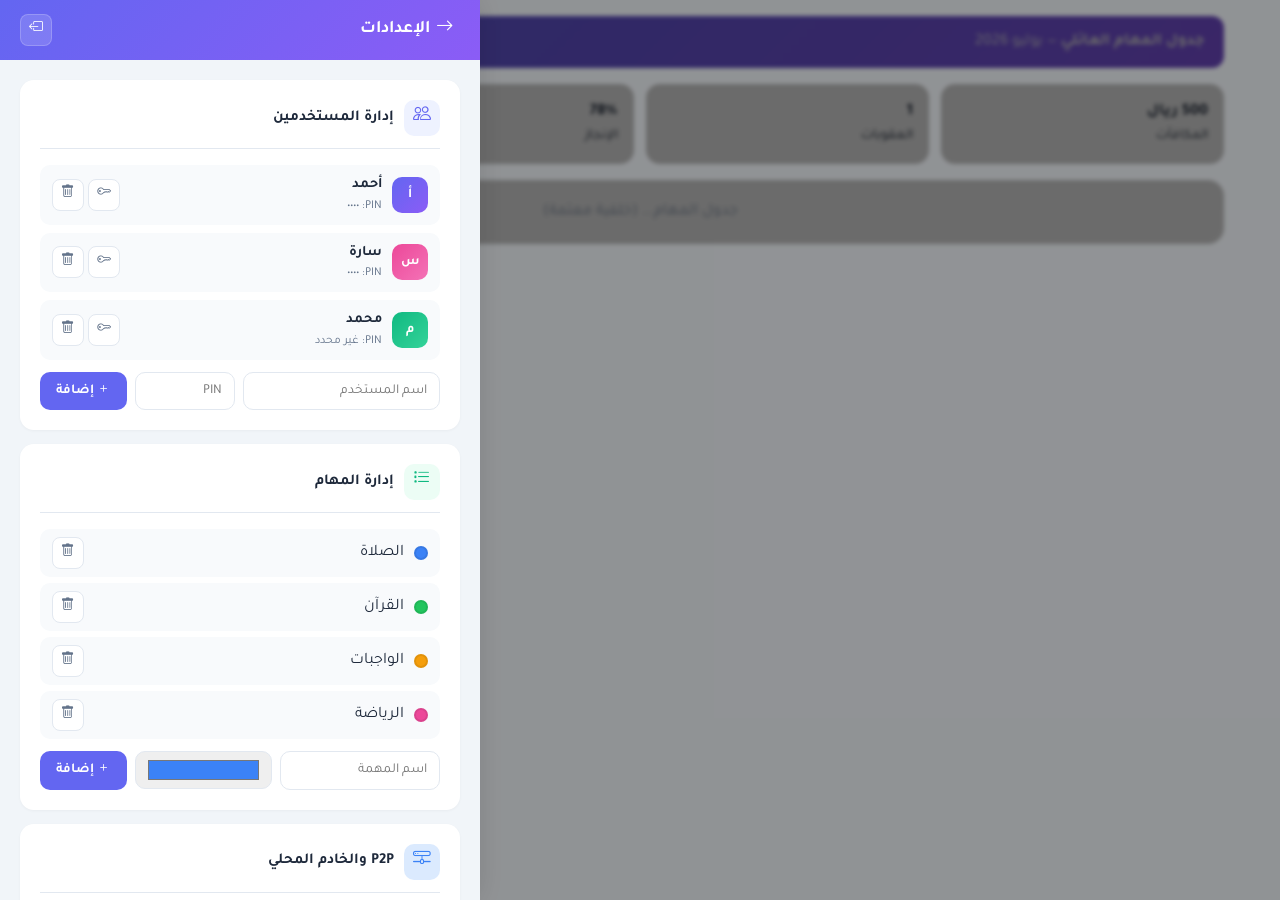
<file: mockup/settings.html>
<!DOCTYPE html>
<html lang="ar" dir="rtl">
<head>
    <meta charset="UTF-8">
    <meta name="viewport" content="width=device-width, initial-scale=1.0">
    <title>Mockup — الإعدادات (التصميم الجديد)</title>
    <link href="../app/libs/tajawal.css" rel="stylesheet">
    <link href="../app/libs/bootstrap.min.css" rel="stylesheet">
    <link href="../app/libs/bootstrap-icons.css" rel="stylesheet">
    <style>
        :root {
            --primary: #6366f1;
            --primary-light: #818cf8;
            --success: #10b981;
            --warning: #f59e0b;
            --danger: #ef4444;
            --bg: #f1f5f9;
            --card: #ffffff;
            --text: #1e293b;
            --text-muted: #64748b;
            --border: #e2e8f0;
        }
        * { box-sizing: border-box; }
        body { margin: 0; font-family: 'Tajawal', sans-serif; background: var(--bg); color: var(--text); }

        /* ========== DIMMED BACKGROUND ========== */
        .bg-dimmed {
            filter: blur(2px) brightness(0.7);
            padding: 16px;
            max-width: 1200px;
            margin: 0 auto;
            pointer-events: none;
        }

        /* ========== SETTINGS OVERLAY ========== */
        .settings-overlay {
            position: fixed;
            top: 0; right: 0; bottom: 0; left: 0;
            z-index: 1050;
            display: flex;
        }
        .settings-backdrop {
            flex: 1;
            background: rgba(0,0,0,0.4);
        }
        .settings-panel {
            width: 480px;
            max-width: 100%;
            background: var(--bg);
            display: flex;
            flex-direction: column;
            box-shadow: -4px 0 30px rgba(0,0,0,0.15);
        }

        /* Settings Header */
        .settings-header {
            background: linear-gradient(135deg, var(--primary) 0%, #8b5cf6 100%);
            color: white;
            padding: 14px 20px;
            display: flex;
            justify-content: space-between;
            align-items: center;
        }
        .settings-back {
            color: white;
            text-decoration: none;
            font-size: 1.1rem;
            font-weight: 700;
            display: flex;
            align-items: center;
            gap: 6px;
            cursor: pointer;
            background: none;
            border: none;
            font-family: 'Tajawal', sans-serif;
        }
        .settings-body {
            flex: 1;
            overflow-y: auto;
            padding: 20px;
        }

        /* ========== SETTINGS SECTIONS ========== */
        .settings-section {
            background: var(--card);
            border-radius: 14px;
            padding: 20px;
            margin-bottom: 14px;
            box-shadow: 0 1px 3px rgba(0,0,0,0.04);
        }
        .section-header {
            display: flex;
            align-items: center;
            gap: 10px;
            margin-bottom: 16px;
            padding-bottom: 12px;
            border-bottom: 1px solid var(--border);
        }
        .section-icon {
            width: 36px;
            height: 36px;
            border-radius: 10px;
            display: flex;
            align-items: center;
            justify-content: center;
            font-size: 1.1rem;
        }
        .section-icon.purple { background: #eef2ff; color: var(--primary); }
        .section-icon.green { background: #ecfdf5; color: var(--success); }
        .section-icon.orange { background: #fffbeb; color: var(--warning); }
        .section-icon.red { background: #fef2f2; color: var(--danger); }
        .section-icon.blue { background: #dbeafe; color: #3b82f6; }
        .section-title { font-size: 0.95rem; font-weight: 700; }

        /* ========== USER LIST ========== */
        .user-card {
            display: flex;
            align-items: center;
            justify-content: space-between;
            padding: 10px 12px;
            border-radius: 10px;
            margin-bottom: 8px;
            background: #f8fafc;
            transition: background 0.15s;
        }
        .user-card:hover { background: #f1f5f9; }
        .user-info { display: flex; align-items: center; gap: 10px; }
        .user-avatar {
            width: 36px;
            height: 36px;
            border-radius: 10px;
            display: flex;
            align-items: center;
            justify-content: center;
            font-weight: 700;
            font-size: 0.85rem;
            color: white;
        }
        .user-name { font-weight: 600; font-size: 0.9rem; }
        .user-pin { font-size: 0.75rem; color: var(--text-muted); }
        .user-actions { display: flex; gap: 4px; }
        .icon-btn {
            width: 32px;
            height: 32px;
            border-radius: 8px;
            border: 1px solid var(--border);
            background: white;
            color: var(--text-muted);
            display: flex;
            align-items: center;
            justify-content: center;
            cursor: pointer;
            transition: all 0.15s;
            font-size: 0.85rem;
        }
        .icon-btn:hover { border-color: var(--primary); color: var(--primary); }
        .icon-btn.danger:hover { border-color: var(--danger); color: var(--danger); }

        /* ========== ADD USER FORM ========== */
        .add-form { display: flex; gap: 8px; margin-top: 12px; }
        .add-form input {
            flex: 1;
            padding: 8px 12px;
            border-radius: 10px;
            border: 1.5px solid var(--border);
            font-family: 'Tajawal', sans-serif;
            font-size: 0.85rem;
            transition: border-color 0.2s;
        }
        .add-form input:focus { outline: none; border-color: var(--primary); }
        .add-btn {
            padding: 8px 16px;
            border-radius: 10px;
            border: none;
            background: var(--primary);
            color: white;
            font-weight: 600;
            font-size: 0.85rem;
            cursor: pointer;
            font-family: 'Tajawal', sans-serif;
            transition: background 0.2s;
        }
        .add-btn:hover { background: var(--primary-light); }

        /* ========== TASK LIST ========== */
        .task-item {
            display: flex;
            align-items: center;
            justify-content: space-between;
            padding: 8px 12px;
            border-radius: 10px;
            margin-bottom: 6px;
            background: #f8fafc;
        }
        .task-info { display: flex; align-items: center; gap: 10px; }
        .task-color { width: 14px; height: 14px; border-radius: 50%; border: 2px solid rgba(0,0,0,0.08); }

        /* ========== RELAY CONFIG ========== */
        .relay-notice {
            background: #eef2ff;
            border: 1px solid #c7d2fe;
            border-radius: 10px;
            padding: 12px;
            margin-bottom: 12px;
            font-size: 0.82rem;
            color: #4338ca;
            line-height: 1.6;
        }
        .relay-input {
            width: 100%;
            padding: 10px 14px;
            border-radius: 10px;
            border: 1.5px solid var(--border);
            font-family: 'Tajawal', sans-serif;
            font-size: 0.85rem;
            direction: ltr;
            text-align: left;
            margin-bottom: 10px;
        }
        .relay-input:focus { outline: none; border-color: var(--primary); }
        .relay-actions { display: flex; gap: 8px; }
        .btn-primary {
            padding: 8px 16px;
            border-radius: 10px;
            border: none;
            background: var(--primary);
            color: white;
            font-weight: 600;
            font-size: 0.85rem;
            cursor: pointer;
            font-family: 'Tajawal', sans-serif;
        }
        .btn-outline {
            padding: 8px 16px;
            border-radius: 10px;
            border: 1.5px solid var(--border);
            background: white;
            color: var(--text);
            font-weight: 500;
            font-size: 0.85rem;
            cursor: pointer;
            font-family: 'Tajawal', sans-serif;
        }
        .btn-outline:hover { border-color: var(--primary); color: var(--primary); }

        /* ========== DANGER ZONE ========== */
        .danger-btn {
            padding: 10px 20px;
            border-radius: 10px;
            border: 1.5px solid #fecaca;
            background: #fef2f2;
            color: var(--danger);
            font-weight: 600;
            font-size: 0.85rem;
            cursor: pointer;
            font-family: 'Tajawal', sans-serif;
            transition: all 0.2s;
        }
        .danger-btn:hover { background: var(--danger); color: white; }

        /* ========== MOBILE ========== */
        @media (max-width: 768px) {
            .settings-panel { width: 100%; }
            .settings-backdrop { display: none; }
        }
    </style>
</head>
<body>

    <!-- DIMMED BACKGROUND (simulated) -->
    <div class="bg-dimmed">
        <div style="background:linear-gradient(135deg,#6366f1,#8b5cf6);color:white;padding:14px 20px;border-radius:12px;margin-bottom:16px;">
            <strong>جدول المهام العائلي</strong> — يوليو 2026
        </div>
        <div style="display:grid;grid-template-columns:1fr 1fr 1fr 1fr;gap:12px;margin-bottom:16px;">
            <div style="background:white;padding:16px;border-radius:14px;"><strong>500 ريال</strong><br><small>المكافآت</small></div>
            <div style="background:white;padding:16px;border-radius:14px;"><strong>1</strong><br><small>العقوبات</small></div>
            <div style="background:white;padding:16px;border-radius:14px;"><strong>78%</strong><br><small>الإنجاز</small></div>
            <div style="background:white;padding:16px;border-radius:14px;"><strong>الأسبوع 2</strong><br><small>الحالي</small></div>
        </div>
        <div style="background:white;border-radius:16px;padding:20px;text-align:center;color:#94a3b8;">
            جدول المهام... (خلفية معتمة)
        </div>
    </div>

    <!-- SETTINGS OVERLAY -->
    <div class="settings-overlay">
        <div class="settings-backdrop"></div>
        <div class="settings-panel">
            <header class="settings-header">
                <button class="settings-back"><i class="bi bi-arrow-right"></i> الإعدادات</button>
                <button class="icon-btn" style="background:rgba(255,255,255,0.15);border-color:rgba(255,255,255,0.2);color:white;"><i class="bi bi-box-arrow-left"></i></button>
            </header>

            <div class="settings-body">

                <!-- USERS -->
                <div class="settings-section">
                    <div class="section-header">
                        <div class="section-icon purple"><i class="bi bi-people"></i></div>
                        <div class="section-title">إدارة المستخدمين</div>
                    </div>

                    <div class="user-card">
                        <div class="user-info">
                            <div class="user-avatar" style="background:linear-gradient(135deg,#6366f1,#8b5cf6);">أ</div>
                            <div><div class="user-name">أحمد</div><div class="user-pin">PIN: ••••</div></div>
                        </div>
                        <div class="user-actions">
                            <button class="icon-btn"><i class="bi bi-key"></i></button>
                            <button class="icon-btn danger"><i class="bi bi-trash"></i></button>
                        </div>
                    </div>

                    <div class="user-card">
                        <div class="user-info">
                            <div class="user-avatar" style="background:linear-gradient(135deg,#ec4899,#f472b6);">س</div>
                            <div><div class="user-name">سارة</div><div class="user-pin">PIN: ••••</div></div>
                        </div>
                        <div class="user-actions">
                            <button class="icon-btn"><i class="bi bi-key"></i></button>
                            <button class="icon-btn danger"><i class="bi bi-trash"></i></button>
                        </div>
                    </div>

                    <div class="user-card">
                        <div class="user-info">
                            <div class="user-avatar" style="background:linear-gradient(135deg,#10b981,#34d399);">م</div>
                            <div><div class="user-name">محمد</div><div class="user-pin">PIN: غير محدد</div></div>
                        </div>
                        <div class="user-actions">
                            <button class="icon-btn"><i class="bi bi-key"></i></button>
                            <button class="icon-btn danger"><i class="bi bi-trash"></i></button>
                        </div>
                    </div>

                    <div class="add-form">
                        <input type="text" placeholder="اسم المستخدم">
                        <input type="password" placeholder="PIN" style="max-width:100px;">
                        <button class="add-btn"><i class="bi bi-plus"></i> إضافة</button>
                    </div>
                </div>

                <!-- TASKS -->
                <div class="settings-section">
                    <div class="section-header">
                        <div class="section-icon green"><i class="bi bi-list-task"></i></div>
                        <div class="section-title">إدارة المهام</div>
                    </div>

                    <div class="task-item">
                        <div class="task-info">
                            <div class="task-color" style="background:#3b82f6;"></div>
                            <span>الصلاة</span>
                        </div>
                        <button class="icon-btn danger"><i class="bi bi-trash"></i></button>
                    </div>
                    <div class="task-item">
                        <div class="task-info">
                            <div class="task-color" style="background:#22c55e;"></div>
                            <span>القرآن</span>
                        </div>
                        <button class="icon-btn danger"><i class="bi bi-trash"></i></button>
                    </div>
                    <div class="task-item">
                        <div class="task-info">
                            <div class="task-color" style="background:#f59e0b;"></div>
                            <span>الواجبات</span>
                        </div>
                        <button class="icon-btn danger"><i class="bi bi-trash"></i></button>
                    </div>
                    <div class="task-item">
                        <div class="task-info">
                            <div class="task-color" style="background:#ec4899;"></div>
                            <span>الرياضة</span>
                        </div>
                        <button class="icon-btn danger"><i class="bi bi-trash"></i></button>
                    </div>

                    <div class="add-form">
                        <input type="text" placeholder="اسم المهمة">
                        <input type="color" value="#3b82f6" style="width:44px;height:38px;border:1.5px solid #e2e8f0;border-radius:10px;cursor:pointer;">
                        <button class="add-btn"><i class="bi bi-plus"></i> إضافة</button>
                    </div>
                </div>

                <!-- P2P RELAY -->
                <div class="settings-section">
                    <div class="section-header">
                        <div class="section-icon blue"><i class="bi bi-hdd-network"></i></div>
                        <div class="section-title">P2P والخادم المحلي</div>
                    </div>

                    <div class="relay-notice">
                        <i class="bi bi-shield-check"></i> <strong>خصوصيتك أولاً:</strong> هذا التطبيق يعمل بدون أي خدمة خارجية. بياناتك تبقى على شبكتك المحلية. للمزامنة بين الأجهزة، شغّل <code>node relay.js</code> على جهاز واحد.
                    </div>

                    <input type="text" class="relay-input" placeholder="http://192.168.1.5:8765/gun" value="http://192.168.1.5:8765/gun">
                    <div class="relay-actions">
                        <button class="btn-primary"><i class="bi bi-save"></i> حفظ والاتصال</button>
                        <button class="btn-outline"><i class="bi bi-wifi"></i> اختبار</button>
                    </div>
                </div>

                <!-- SCHEDULE SETTINGS -->
                <div class="settings-section">
                    <div class="section-header">
                        <div class="section-icon orange"><i class="bi bi-sliders"></i></div>
                        <div class="section-title">إعدادات الجدول</div>
                    </div>

                    <div style="display:grid;grid-template-columns:1fr 1fr;gap:12px;margin-bottom:12px;">
                        <div>
                            <label style="font-size:0.82rem;font-weight:600;margin-bottom:4px;display:block;">فترة PIN (دقائق)</label>
                            <input type="number" value="1" min="1" max="10" style="width:100%;padding:8px 12px;border-radius:10px;border:1.5px solid #e2e8f0;font-family:'Tajawal',sans-serif;">
                        </div>
                        <div>
                            <label style="font-size:0.82rem;font-weight:600;margin-bottom:4px;display:block;">تاريخ البداية</label>
                            <input type="date" value="2026-07-01" style="width:100%;padding:8px 12px;border-radius:10px;border:1.5px solid #e2e8f0;font-family:'Tajawal',sans-serif;">
                        </div>
                    </div>
                    <button class="btn-primary"><i class="bi bi-save"></i> حفظ الإعدادات</button>
                </div>

                <!-- DANGER ZONE -->
                <div class="settings-section">
                    <div class="section-header">
                        <div class="section-icon red"><i class="bi bi-database"></i></div>
                        <div class="section-title">إدارة البيانات</div>
                    </div>
                    <button class="danger-btn"><i class="bi bi-arrow-clockwise"></i> إعادة تعيين البيانات</button>
                    <p style="font-size:0.75rem;color:#94a3b8;margin-top:8px;">حذف جميع التقييمات والمكافآت (المهام والمستخدمين يظلون)</p>
                </div>

            </div>
        </div>
    </div>

</body>
</html>
</file>
<file: app/libs/tajawal.css>
/* Tajawal Arabic Font — Local */
@font-face {
  font-family: 'Tajawal';
  font-style: normal;
  font-weight: 300;
  font-display: swap;
  src: url(./fonts/tajawal-300.ttf) format('truetype');
}
@font-face {
  font-family: 'Tajawal';
  font-style: normal;
  font-weight: 400;
  font-display: swap;
  src: url(./fonts/tajawal-400.ttf) format('truetype');
}
@font-face {
  font-family: 'Tajawal';
  font-style: normal;
  font-weight: 500;
  font-display: swap;
  src: url(./fonts/tajawal-500.ttf) format('truetype');
}
@font-face {
  font-family: 'Tajawal';
  font-style: normal;
  font-weight: 700;
  font-display: swap;
  src: url(./fonts/tajawal-700.ttf) format('truetype');
}
@font-face {
  font-family: 'Tajawal';
  font-style: normal;
  font-weight: 800;
  font-display: swap;
  src: url(./fonts/tajawal-800.ttf) format('truetype');
}
</file>
<file: app/styles.css>
:root {
    --primary: #6366f1;
    --primary-light: #818cf8;
    --primary-dark: #4f46e5;
    --success: #10b981;
    --warning: #f59e0b;
    --danger: #ef4444;
    --bg: #f1f5f9;
    --card: #ffffff;
    --text: #1e293b;
    --text-muted: #64748b;
    --border: #e2e8f0;
}

* { box-sizing: border-box; }
body {
    margin: 0;
    font-family: 'Tajawal', sans-serif;
    background: var(--bg);
    color: var(--text);
    overflow-x: hidden;
}
body.settings-open { overflow: hidden; }

/* ========== HEADER ========== */
.dashboard-header {
    background: linear-gradient(135deg, var(--primary) 0%, #8b5cf6 100%);
    color: white;
    padding: 14px 20px;
    position: sticky;
    top: 0;
    z-index: 100;
    box-shadow: 0 4px 20px rgba(99, 102, 241, 0.3);
}
.header-content {
    display: flex;
    justify-content: space-between;
    align-items: center;
    max-width: 1200px;
    margin: 0 auto;
}
.header-left { display: flex; align-items: center; gap: 12px; }
.header-left h1 { font-size: 1.1rem; font-weight: 700; margin: 0; display: flex; align-items: center; gap: 8px; }
.header-right { display: flex; align-items: center; gap: 8px; }
.sync-dot { width: 8px; height: 8px; background: #34d399; border-radius: 50%; display: inline-block; animation: pulse 2s infinite; }
@keyframes pulse { 0%, 100% { opacity: 1; } 50% { opacity: 0.4; } }

.dashboard-content { padding: 16px; max-width: 1200px; margin: 0 auto; }

/* ========== TOOLBAR ========== */
.cal-toolbar {
    display: flex;
    justify-content: space-between;
    align-items: center;
    margin-bottom: 16px;
    flex-wrap: wrap;
    gap: 10px;
}
.nav-group { display: flex; align-items: center; gap: 8px; }
.nav-btn {
    background: var(--card);
    border: 1px solid var(--border);
    border-radius: 10px;
    width: 36px;
    height: 36px;
    display: flex;
    align-items: center;
    justify-content: center;
    cursor: pointer;
    color: var(--text);
    transition: all 0.2s;
    font-family: 'Tajawal', sans-serif;
}
.nav-btn:hover { border-color: var(--primary); color: var(--primary); }
.nav-btn-today { width: auto; padding: 0 12px; font-size: 0.8rem; font-weight: 700; }
.period-label { font-size: 1.05rem; font-weight: 700; min-width: 170px; text-align: center; }
.view-toggle {
    display: flex;
    background: var(--card);
    border: 1px solid var(--border);
    border-radius: 12px;
    overflow: hidden;
}
.view-toggle button {
    border: none;
    background: transparent;
    padding: 8px 20px;
    font-family: 'Tajawal', sans-serif;
    font-size: 0.85rem;
    font-weight: 600;
    color: var(--text-muted);
    cursor: pointer;
    transition: all 0.2s;
}
.view-toggle button.active { background: var(--primary); color: white; }

/* ========== COLOR LEGEND ========== */
.color-legend {
    display: flex;
    gap: 14px;
    margin-bottom: 14px;
    flex-wrap: wrap;
    padding: 8px 14px;
    background: var(--card);
    border-radius: 12px;
    box-shadow: 0 1px 3px rgba(0,0,0,0.04);
    font-size: 0.75rem;
    color: var(--text-muted);
    align-items: center;
}
.color-legend-label { font-weight: 700; color: var(--text); }
.legend-item { display: flex; align-items: center; gap: 5px; }
.legend-dot { width: 12px; height: 12px; border-radius: 50%; }

/* ========== CALENDAR CARD ========== */
.cal-card {
    background: var(--card);
    border-radius: 16px;
    box-shadow: 0 1px 3px rgba(0,0,0,0.04), 0 4px 12px rgba(0,0,0,0.03);
    overflow: hidden;
}
.cal-view { display: none; }
.cal-view.active { display: block; }

/* ========== MONTH VIEW ========== */
.month-grid { display: grid; grid-template-columns: repeat(7, 1fr); }
.month-grid .dow {
    background: #f8fafc;
    padding: 10px 6px;
    text-align: center;
    font-size: 0.8rem;
    font-weight: 700;
    color: var(--text-muted);
    border-bottom: 2px solid var(--border);
}
.day-cell {
    min-height: 92px;
    border-bottom: 1px solid #f1f5f9;
    border-inline-start: 1px solid #f1f5f9;
    padding: 6px;
    cursor: pointer;
    transition: background 0.15s;
    display: flex;
    flex-direction: column;
    gap: 4px;
}
.day-cell:hover { background: #f8fafc; }
.day-cell.other-month { opacity: 0.35; background: #fafbfc; }
.day-cell.today { background: #eef2ff; }
.day-cell.today .day-num { color: var(--primary); }
.day-num { font-size: 0.85rem; font-weight: 700; }
.avatar-row { display: flex; flex-wrap: wrap; gap: 4px; }

/* ========== AVATARS ========== */
.avatar {
    width: 30px;
    height: 30px;
    border-radius: 50%;
    display: flex;
    align-items: center;
    justify-content: center;
    color: white;
    font-size: 0.7rem;
    font-weight: 700;
    cursor: pointer;
    border: 2px solid white;
    box-shadow: 0 1px 3px rgba(0,0,0,0.15);
    transition: transform 0.15s;
}
.avatar:hover { transform: scale(1.2); z-index: 2; position: relative; }
.avatar.p100 { background: var(--success); }
.avatar.p80  { background: #34d399; }
.avatar.p60  { background: #fbbf24; }
.avatar.p40  { background: #f97316; }
.avatar.p20  { background: var(--danger); }
.avatar.p0   { background: #94a3b8; }
.avatar.none { background: white; color: #94a3b8; border: 1.5px dashed #cbd5e1; box-shadow: none; }

/* ========== EVENT INDICATORS (month view) ========== */
.event-indicators { display: flex; flex-wrap: wrap; gap: 3px; margin-top: 2px; }
.event-label {
    font-size: 0.6rem;
    color: var(--text-muted);
    white-space: nowrap;
    overflow: hidden;
    text-overflow: ellipsis;
    max-width: 100%;
    padding: 1px 4px;
    background: #fef3c7;
    border-radius: 4px;
    display: flex;
    align-items: center;
    gap: 3px;
}
.event-label i { font-size: 0.55rem; color: #f59e0b; }

/* ========== EVENT CHIP (week view) ========== */
.event-chip {
    font-size: 0.7rem;
    padding: 3px 8px;
    border-radius: 8px;
    display: flex;
    align-items: center;
    gap: 5px;
    cursor: default;
    background: #fef3c7;
    border: 1px solid #fcd34d;
}
.event-chip i { color: #f59e0b; font-size: 0.65rem; }
.event-chip .ev-time { font-size: 0.6rem; color: #92400e; margin-inline-start: auto; }
.event-chip .ev-avatars { display: flex; gap: 2px; margin-inline-start: auto; }
.event-chip .ev-av {
    width: 16px; height: 16px;
    border-radius: 50%;
    font-size: 0.5rem;
    display: flex; align-items: center; justify-content: center;
    color: white; font-weight: 700;
}

/* ========== DAY SECTION TITLE ========== */
.day-section-title {
    font-size: 0.75rem;
    font-weight: 700;
    color: var(--text-muted);
    text-transform: uppercase;
    letter-spacing: 0.5px;
    margin-bottom: 10px;
    display: flex;
    align-items: center;
    gap: 6px;
}

/* ========== EVENT ITEM (day panel) ========== */
.event-item {
    display: flex;
    align-items: center;
    gap: 10px;
    padding: 10px 12px;
    border: 1px solid #fcd34d;
    border-radius: 10px;
    margin-bottom: 6px;
    background: #fffbeb;
}
.event-item .ev-icon {
    width: 22px; height: 22px;
    border-radius: 6px;
    background: #fef3c7;
    display: flex; align-items: center; justify-content: center;
    color: #f59e0b;
    flex-shrink: 0;
}
.event-item .ev-name { font-size: 0.88rem; font-weight: 500; }
.event-item .ev-time { font-size: 0.75rem; color: #92400e; margin-inline-start: auto; }
.event-item .ev-users { display: flex; gap: 3px; }
.event-item .ev-av {
    width: 20px; height: 20px;
    border-radius: 50%;
    font-size: 0.6rem;
    display: flex; align-items: center; justify-content: center;
    color: white; font-weight: 700;
}

/* ========== EVENT FORM MODAL ========== */
.modal-overlay {
    position: fixed;
    inset: 0;
    background: rgba(15,23,42,0.5);
    z-index: 300;
    display: flex;
    align-items: center;
    justify-content: center;
    opacity: 0;
    pointer-events: none;
    transition: opacity 0.2s;
}
.modal-overlay.open { opacity: 1; pointer-events: auto; }
.modal-card {
    background: var(--card);
    border-radius: 16px;
    width: 420px;
    max-width: 92vw;
    max-height: 85vh;
    overflow-y: auto;
    box-shadow: 0 20px 60px rgba(0,0,0,0.2);
}
.modal-card-header {
    padding: 16px 20px;
    display: flex;
    justify-content: space-between;
    align-items: center;
    border-bottom: 1px solid var(--border);
}
.modal-card-body { padding: 20px; }
.modal-card-footer { padding: 12px 20px; border-top: 1px solid var(--border); display: flex; gap: 8px; justify-content: flex-end; }

.user-multi-pick { display: flex; gap: 8px; flex-wrap: wrap; }
.user-multi-pick-btn {
    display: flex; align-items: center; gap: 6px;
    padding: 6px 14px;
    border-radius: 99px;
    border: 1.5px solid var(--border);
    background: white;
    cursor: pointer;
    font-size: 0.85rem;
    font-weight: 600;
    color: var(--text-muted);
    transition: all 0.15s;
    font-family: 'Tajawal', sans-serif;
}
.user-multi-pick-btn.selected { border-color: var(--primary); color: var(--primary); background: #eef2ff; }
.user-multi-pick-btn .up-av {
    width: 22px; height: 22px; border-radius: 50%;
    background: var(--primary); color: white;
    font-size: 0.65rem; font-weight: 700;
    display: flex; align-items: center; justify-content: center;
}

.no-pin-badge {
    display: inline-flex; align-items: center; gap: 4px;
    padding: 2px 8px;
    border-radius: 99px;
    font-size: 0.7rem;
    font-weight: 600;
    background: #d1fae5; color: #065f46;
}

.header-btn.event-btn { background: rgba(251, 191, 36, 0.25); border-color: rgba(251, 191, 36, 0.4); }
.header-btn.event-btn:hover { background: rgba(251, 191, 36, 0.4); }

/* ========== WEEK VIEW ========== */
.week-grid { display: grid; grid-template-columns: repeat(7, 1fr); }
.week-day {
    border-inline-start: 1px solid #f1f5f9;
    min-height: 380px;
    display: flex;
    flex-direction: column;
}
.week-day:first-child { border-inline-start: none; }
.week-day-header {
    padding: 10px 6px;
    text-align: center;
    border-bottom: 2px solid var(--border);
    background: #f8fafc;
}
.week-day-header.today { background: #eef2ff; }
.week-day-header .dow-name { font-size: 0.75rem; font-weight: 700; color: var(--text-muted); }
.week-day-header .d-num { font-size: 1.1rem; font-weight: 700; }
.week-day-header.today .dow-name,
.week-day-header.today .d-num { color: var(--primary); }
.week-day-body { padding: 8px 6px; display: flex; flex-direction: column; gap: 8px; flex: 1; cursor: pointer; }
.week-day-body:hover { background: #f8fafc; }
.week-user-block { display: flex; flex-direction: column; gap: 4px; }
.week-user-head { display: flex; align-items: center; gap: 5px; }
.week-user-name { font-size: 0.72rem; font-weight: 600; color: var(--text-muted); }
.task-chip {
    font-size: 0.7rem;
    padding: 3px 8px;
    border-radius: 8px;
    display: flex;
    align-items: center;
    gap: 5px;
    cursor: pointer;
    transition: filter 0.15s;
}
.task-chip:hover { filter: brightness(0.95); }
.task-chip.done { text-decoration: line-through; opacity: 0.65; }
.task-chip .t-dot { width: 8px; height: 8px; border-radius: 50%; flex-shrink: 0; }
.task-chip .t-check { margin-inline-start: auto; }

/* ========== SLIDE PANEL (shared) ========== */
.panel-overlay {
    position: fixed;
    inset: 0;
    background: rgba(15,23,42,0.4);
    z-index: 200;
    opacity: 0;
    pointer-events: none;
    transition: opacity 0.25s;
}
.panel-overlay.open { opacity: 1; pointer-events: auto; }
.slide-panel {
    position: fixed;
    top: 0;
    bottom: 0;
    left: 0;
    width: 420px;
    max-width: 92vw;
    background: var(--card);
    z-index: 201;
    box-shadow: 4px 0 24px rgba(0,0,0,0.15);
    transform: translateX(-105%);
    transition: transform 0.3s cubic-bezier(0.4,0,0.2,1);
    display: flex;
    flex-direction: column;
}
.slide-panel.open { transform: translateX(0); }
.panel-header {
    padding: 16px 20px;
    display: flex;
    justify-content: space-between;
    align-items: center;
    border-bottom: 1px solid var(--border);
}
.panel-title { font-weight: 700; font-size: 1rem; }
.panel-close {
    background: #f1f5f9;
    border: none;
    width: 32px;
    height: 32px;
    border-radius: 50%;
    cursor: pointer;
    color: var(--text-muted);
}
.panel-body { padding: 20px; overflow-y: auto; flex: 1; }

/* ========== DAY DETAIL ========== */
.day-user-section { margin-bottom: 20px; }
.day-user-head { display: flex; align-items: center; gap: 8px; margin-bottom: 8px; }
.day-user-name { font-weight: 700; font-size: 0.9rem; }
.day-user-pct { font-size: 0.75rem; color: var(--text-muted); margin-inline-start: auto; }
.check-task {
    display: flex;
    align-items: center;
    gap: 10px;
    padding: 10px 12px;
    border: 1px solid var(--border);
    border-radius: 10px;
    margin-bottom: 6px;
    cursor: pointer;
    transition: all 0.15s;
}
.check-task:hover { border-color: var(--primary); }
.check-task.done { background: #f0fdf4; border-color: #bbf7d0; }
.check-task.done .ct-name { text-decoration: line-through; color: var(--text-muted); }
.ct-box {
    width: 22px; height: 22px;
    border-radius: 6px;
    border: 2px solid #cbd5e1;
    display: flex; align-items: center; justify-content: center;
    color: white;
    flex-shrink: 0;
}
.check-task.done .ct-box { background: var(--success); border-color: var(--success); }
.ct-name { font-size: 0.88rem; font-weight: 500; }
.ct-dot { width: 10px; height: 10px; border-radius: 50%; margin-inline-start: auto; }

/* ========== USER DASHBOARD ========== */
.dash-hero {
    display: flex;
    align-items: center;
    gap: 14px;
    margin-bottom: 20px;
}
.dash-avatar {
    width: 64px; height: 64px;
    border-radius: 50%;
    display: flex; align-items: center; justify-content: center;
    color: white; font-size: 1.4rem; font-weight: 700;
    flex-shrink: 0;
}
.dash-name { font-size: 1.15rem; font-weight: 700; }
.dash-sub { font-size: 0.8rem; color: var(--text-muted); }
.dash-overall {
    background: linear-gradient(135deg, var(--primary) 0%, #8b5cf6 100%);
    border-radius: 14px;
    color: white;
    padding: 16px;
    margin-bottom: 20px;
    display: flex;
    align-items: center;
    justify-content: space-between;
}
.dash-overall .pct { font-size: 2rem; font-weight: 800; }
.dash-overall .lbl { font-size: 0.8rem; opacity: 0.9; }
.dash-section-title {
    font-size: 0.8rem;
    font-weight: 700;
    color: var(--text-muted);
    margin: 0 0 10px;
    text-transform: uppercase;
    letter-spacing: 0.5px;
}
.task-progress { margin-bottom: 14px; }
.tp-head { display: flex; justify-content: space-between; font-size: 0.85rem; margin-bottom: 5px; }
.tp-name { font-weight: 600; display: flex; align-items: center; gap: 6px; }
.tp-pct { font-weight: 700; color: var(--text-muted); }
.tp-bar { height: 8px; background: #e2e8f0; border-radius: 99px; overflow: hidden; }
.tp-fill { height: 100%; border-radius: 99px; transition: width 0.4s; }
.tp-range { font-size: 0.7rem; color: var(--text-muted); margin-top: 3px; }

/* ========== DOW PICKER ========== */
.dow-picker { display: flex; gap: 6px; flex-wrap: wrap; }
.dow-pick {
    width: 40px; height: 40px;
    border-radius: 10px;
    border: 1.5px solid var(--border);
    background: white;
    display: flex; align-items: center; justify-content: center;
    font-size: 0.75rem;
    font-weight: 700;
    cursor: pointer;
    color: var(--text-muted);
    transition: all 0.15s;
    font-family: 'Tajawal', sans-serif;
}
.dow-pick.selected { background: var(--primary); border-color: var(--primary); color: white; }

/* ========== SETTINGS OVERLAY ========== */
.settings-overlay {
    position: fixed;
    inset: 0;
    z-index: 300;
    pointer-events: none;
}
.settings-overlay.active { pointer-events: auto; }
.settings-overlay.active .settings-panel { transform: translateX(0); }
.settings-overlay.active .settings-backdrop { opacity: 1; pointer-events: auto; }
.settings-panel {
    position: fixed;
    top: 0;
    bottom: 0;
    left: 0;
    width: 480px;
    max-width: 92vw;
    background: var(--card);
    z-index: 302;
    box-shadow: 4px 0 24px rgba(0,0,0,0.15);
    transform: translateX(-105%);
    transition: transform 0.3s cubic-bezier(0.4,0,0.2,1);
    display: flex;
    flex-direction: column;
}
.settings-header {
    padding: 16px 20px;
    display: flex;
    align-items: center;
    gap: 12px;
    border-bottom: 1px solid var(--border);
}
.settings-back { color: var(--text-muted); text-decoration: none; font-size: 1.3rem; padding: 0; }
.settings-title { font-size: 1.1rem; font-weight: 700; margin: 0; }
.settings-body { padding: 20px; overflow-y: auto; flex: 1; }
.settings-section {
    background: #f8fafc;
    border-radius: 14px;
    padding: 18px;
    margin-bottom: 16px;
    border: 1px solid var(--border);
}
.settings-section h3 { font-size: 0.95rem; font-weight: 700; margin-bottom: 12px; display: flex; align-items: center; gap: 8px; }
.settings-backdrop {
    position: fixed;
    inset: 0;
    background: rgba(15,23,42,0.4);
    z-index: 301;
    opacity: 0;
    pointer-events: none;
    transition: opacity 0.25s;
}

/* ========== MOBILE ========== */
@media (max-width: 768px) {
    .day-cell { min-height: 64px; padding: 4px; }
    .avatar { width: 24px; height: 24px; font-size: 0.6rem; }
    .week-scroll { overflow-x: auto; }
    .week-grid { min-width: 840px; }
    .period-label { min-width: 120px; font-size: 0.95rem; }
    .settings-panel { width: 100%; max-width: 100%; }
}
@media (max-width: 480px) {
    .cal-toolbar { gap: 6px; }
    .period-label { min-width: 100px; font-size: 0.85rem; }
}
</file>
